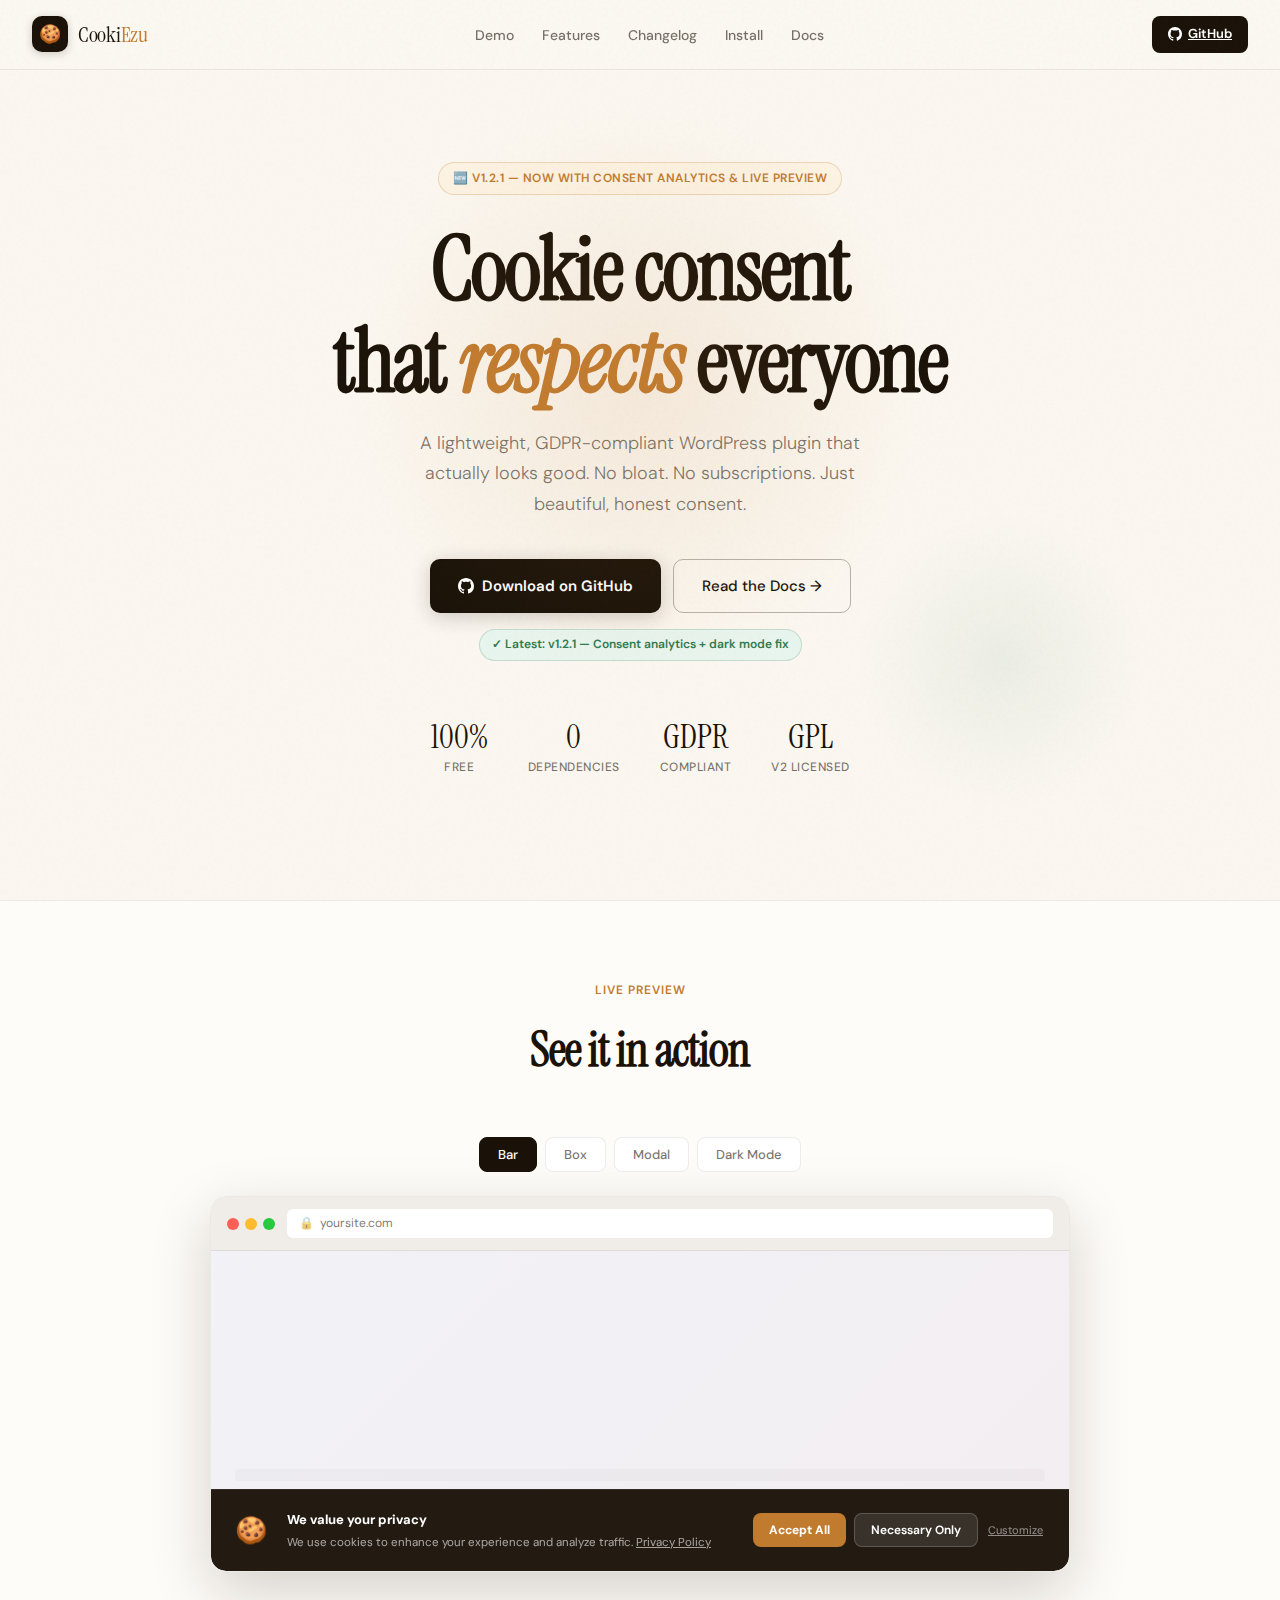
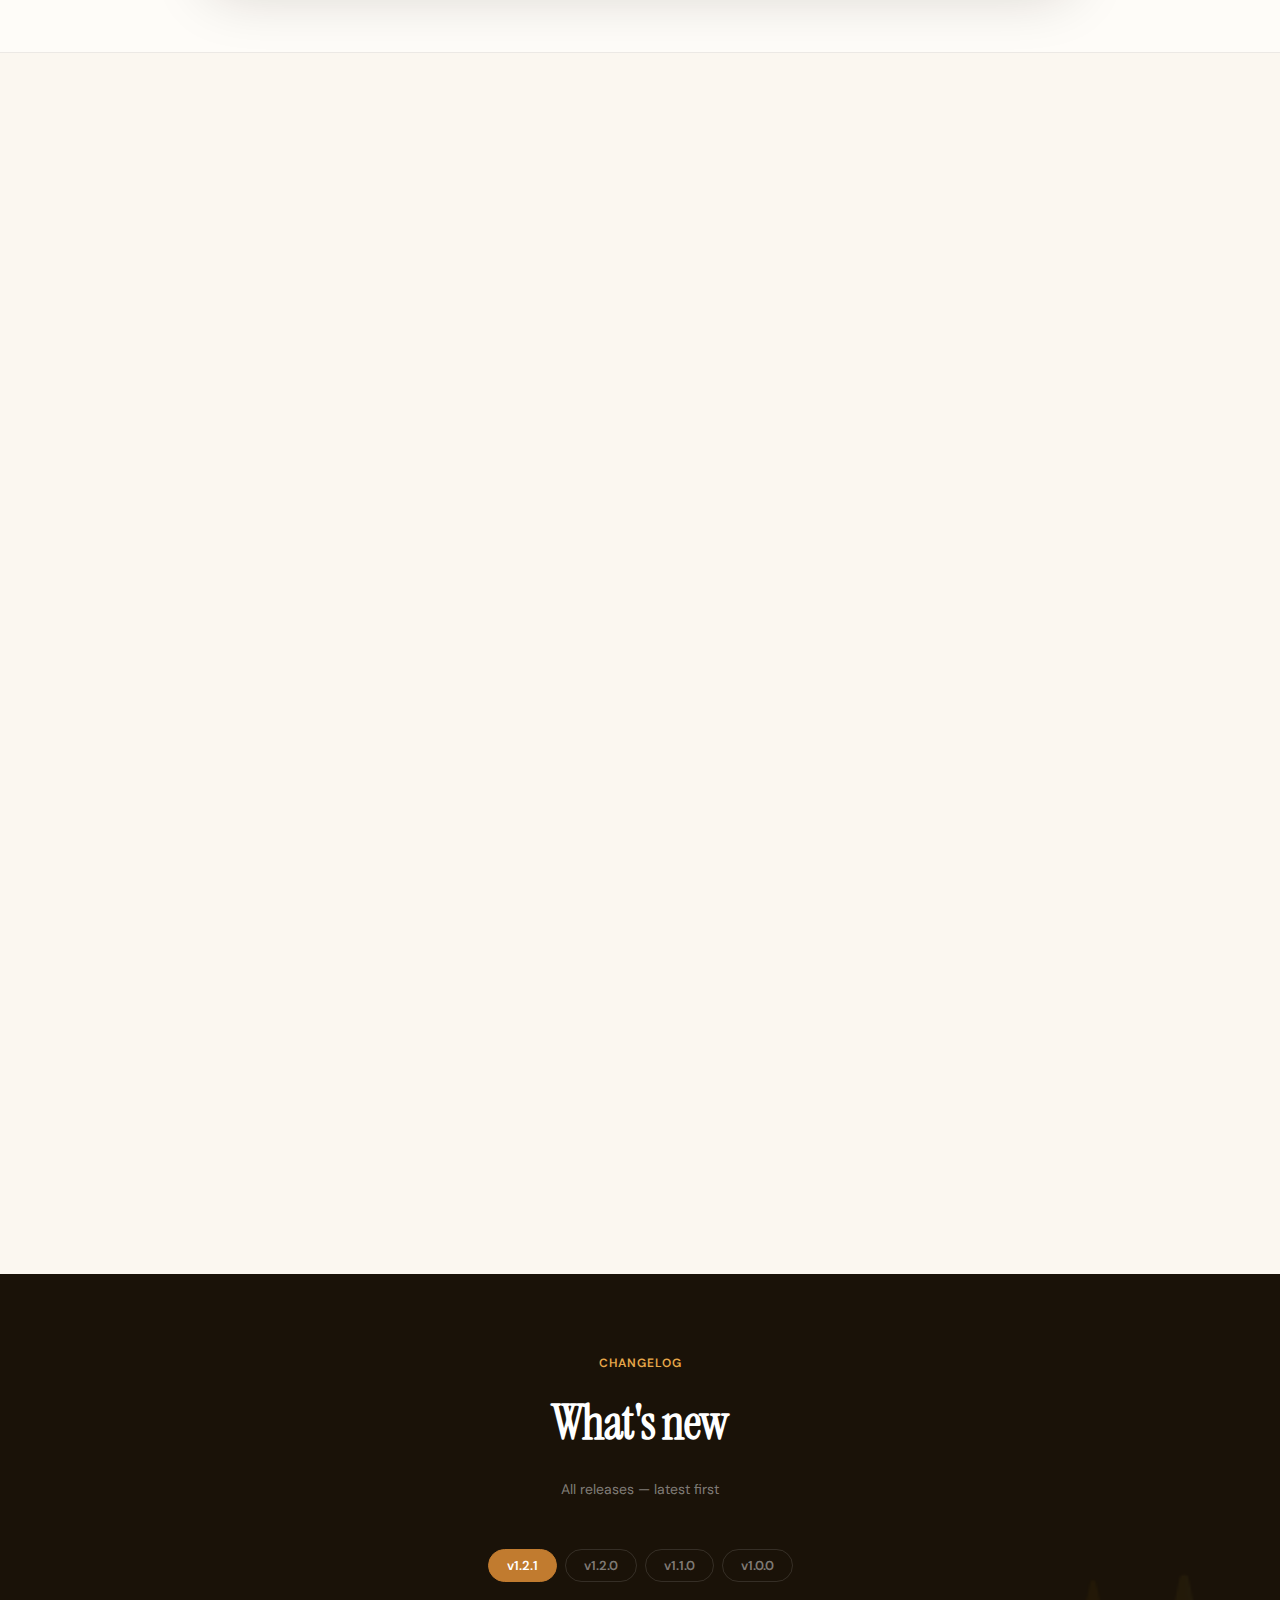
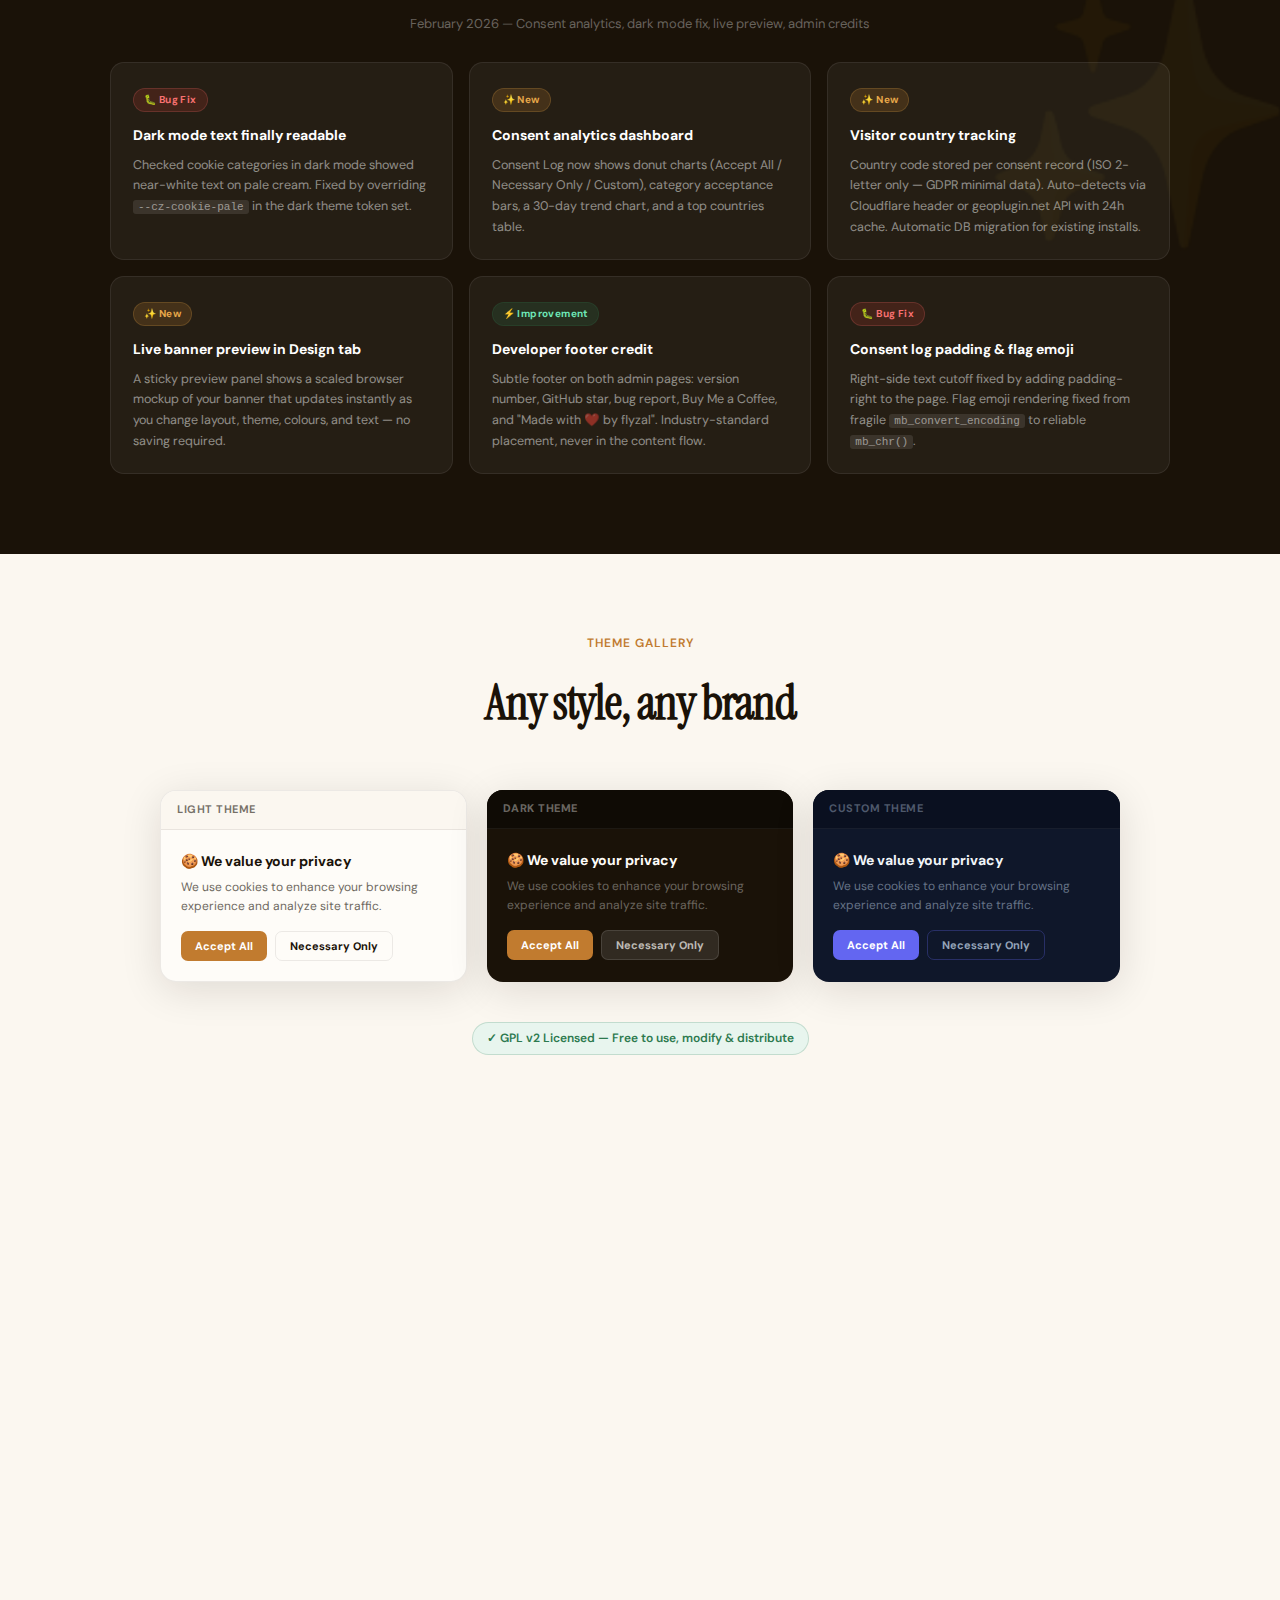
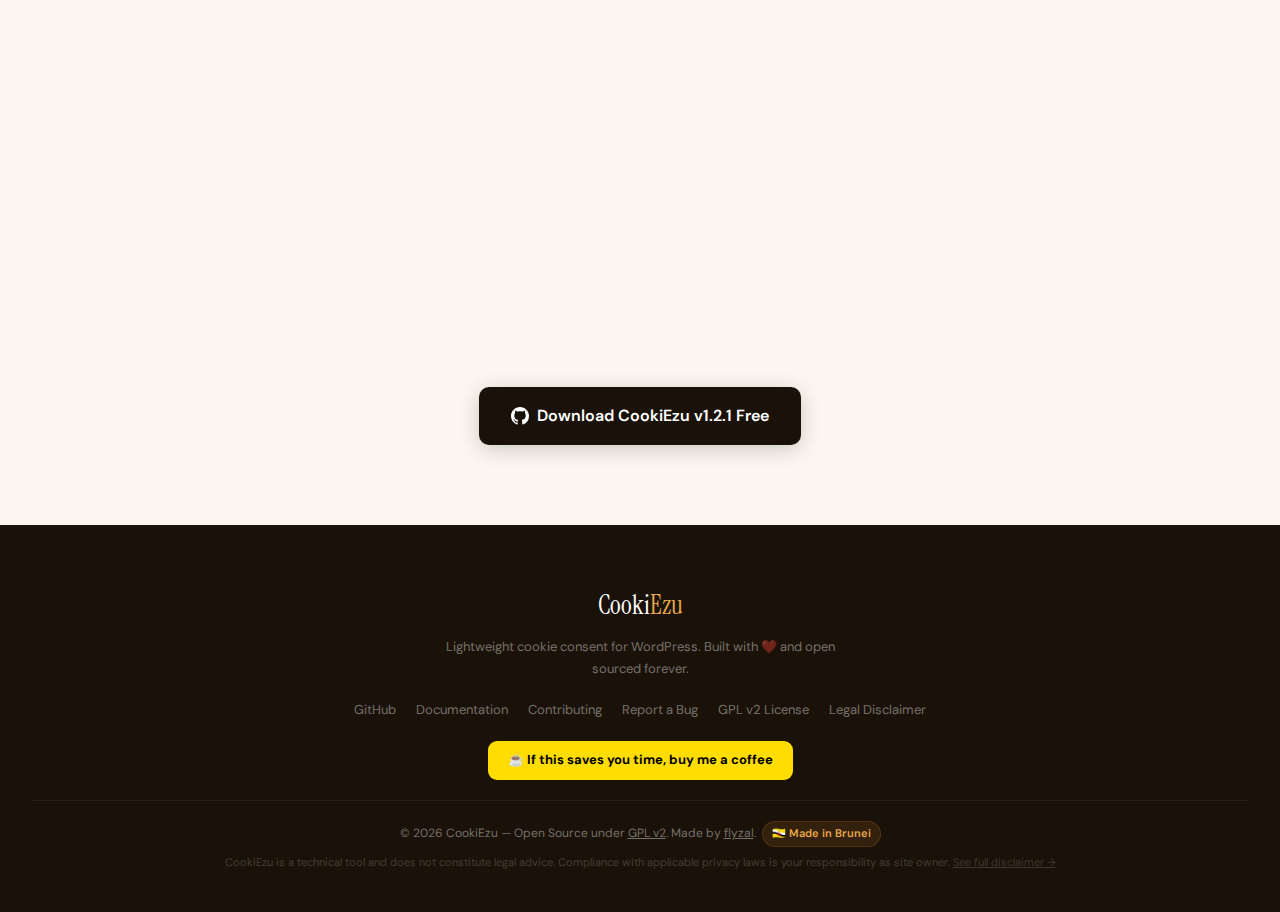
<file: index.html>
<!DOCTYPE html>
<html lang="en">
<head>
<meta charset="UTF-8">
<meta name="viewport" content="width=device-width, initial-scale=1.0">
<title>CookiEzu — Cookie Consent for WordPress</title>
<link rel="preconnect" href="https://fonts.googleapis.com">
<link href="https://fonts.googleapis.com/css2?family=Instrument+Serif:ital@0;1&family=DM+Sans:ital,opsz,wght@0,9..40,300;0,9..40,400;0,9..40,500;0,9..40,600;1,9..40,300&display=swap" rel="stylesheet">
<style>
*, *::before, *::after { box-sizing: border-box; margin: 0; padding: 0; }

:root {
  --cream: #FBF7F0;
  --warm-white: #FEFCF8;
  --ink: #1A1208;
  --ink-60: rgba(26,18,8,0.6);
  --ink-30: rgba(26,18,8,0.3);
  --ink-10: rgba(26,18,8,0.08);
  --cookie: #C17B2F;
  --cookie-light: #E8A84A;
  --cookie-pale: #FDF3E3;
  --green: #2D7A4F;
  --green-light: #E8F5EE;
  --blue: #2563EB;
  --blue-light: #EFF6FF;
  --shadow-soft: 0 2px 24px rgba(26,18,8,0.08);
  --shadow-med: 0 8px 40px rgba(26,18,8,0.12);
  --shadow-heavy: 0 20px 60px rgba(26,18,8,0.18);
}

html { scroll-behavior: smooth; }
body { font-family: 'DM Sans', sans-serif; background: var(--cream); color: var(--ink); overflow-x: hidden; line-height: 1.6; }

body::before {
  content: ''; position: fixed; inset: 0;
  background-image: url("data:image/svg+xml,%3Csvg viewBox='0 0 256 256' xmlns='http://www.w3.org/2000/svg'%3E%3Cfilter id='noise'%3E%3CfeTurbulence type='fractalNoise' baseFrequency='0.9' numOctaves='4' stitchTiles='stitch'/%3E%3C/filter%3E%3Crect width='100%25' height='100%25' filter='url(%23noise)' opacity='0.04'/%3E%3C/svg%3E");
  pointer-events: none; z-index: 9999; opacity: 0.5;
}

/* ── NAV ── */
nav {
  position: fixed; top: 0; left: 0; right: 0; z-index: 100;
  padding: 16px 32px;
  display: flex; align-items: center; justify-content: space-between;
  backdrop-filter: blur(12px);
  background: rgba(251,247,240,0.88);
  border-bottom: 1px solid var(--ink-10);
}
.nav-logo { display: flex; align-items: center; gap: 10px; text-decoration: none; }
.logo-icon { width: 36px; height: 36px; background: var(--ink); border-radius: 10px; display: flex; align-items: center; justify-content: center; font-size: 18px; flex-shrink: 0; box-shadow: 0 2px 8px rgba(26,18,8,0.2); }
.logo-text { font-family: 'Instrument Serif', serif; font-size: 22px; color: var(--ink); letter-spacing: -0.3px; }
.logo-text span { color: var(--cookie); }
.nav-links { display: flex; align-items: center; gap: 28px; list-style: none; }
.nav-links a { text-decoration: none; color: var(--ink-60); font-size: 14px; font-weight: 500; transition: color 0.2s; }
.nav-links a:hover { color: var(--ink); }
.btn-github { display: flex; align-items: center; gap: 6px; background: var(--ink); color: #fff !important; padding: 8px 16px; border-radius: 8px; font-size: 13px !important; font-weight: 600 !important; transition: transform 0.2s, box-shadow 0.2s !important; }
.btn-github:hover { transform: translateY(-1px); box-shadow: 0 4px 16px rgba(26,18,8,0.25) !important; }

/* ── HERO ── */
.hero { min-height: 100vh; display: flex; flex-direction: column; align-items: center; justify-content: center; padding: 120px 32px 80px; text-align: center; position: relative; overflow: hidden; }
.hero-bg-circle { position: absolute; border-radius: 50%; pointer-events: none; }
.hero-bg-circle:nth-child(1) { width: 600px; height: 600px; background: radial-gradient(circle, rgba(193,123,47,0.12) 0%, transparent 70%); top: 50%; left: 50%; transform: translate(-50%, -60%); }
.hero-bg-circle:nth-child(2) { width: 300px; height: 300px; background: radial-gradient(circle, rgba(45,122,79,0.08) 0%, transparent 70%); bottom: 10%; right: 10%; }
.hero-badge { display: inline-flex; align-items: center; gap: 6px; background: var(--cookie-pale); border: 1px solid rgba(193,123,47,0.25); color: var(--cookie); padding: 6px 14px; border-radius: 100px; font-size: 12px; font-weight: 600; letter-spacing: 0.5px; text-transform: uppercase; margin-bottom: 28px; animation: fadeUp 0.6s ease both; }
.hero h1 { font-family: 'Instrument Serif', serif; font-size: clamp(48px, 8vw, 88px); line-height: 1.05; letter-spacing: -2px; color: var(--ink); max-width: 800px; animation: fadeUp 0.6s 0.1s ease both; }
.hero h1 em { font-style: italic; color: var(--cookie); }
.hero-sub { font-size: 18px; color: var(--ink-60); max-width: 500px; margin: 20px auto 40px; font-weight: 300; line-height: 1.7; animation: fadeUp 0.6s 0.2s ease both; }
.hero-actions { display: flex; gap: 12px; flex-wrap: wrap; justify-content: center; animation: fadeUp 0.6s 0.3s ease both; }
.btn-primary { background: var(--ink); color: #fff; padding: 14px 28px; border-radius: 10px; font-size: 15px; font-weight: 600; text-decoration: none; border: none; cursor: pointer; transition: transform 0.2s, box-shadow 0.2s; display: inline-flex; align-items: center; gap: 8px; box-shadow: 0 4px 20px rgba(26,18,8,0.2); }
.btn-primary:hover { transform: translateY(-2px); box-shadow: 0 8px 30px rgba(26,18,8,0.25); }
.btn-secondary { background: transparent; color: var(--ink); padding: 14px 28px; border-radius: 10px; font-size: 15px; font-weight: 500; text-decoration: none; border: 1.5px solid var(--ink-30); cursor: pointer; transition: border-color 0.2s, background 0.2s; display: inline-flex; align-items: center; gap: 8px; }
.btn-secondary:hover { border-color: var(--ink); background: var(--ink-10); }
.version-badge { display: inline-flex; align-items: center; gap: 6px; background: var(--green-light); border: 1px solid rgba(45,122,79,0.2); color: var(--green); padding: 5px 12px; border-radius: 100px; font-size: 12px; font-weight: 600; margin-top: 16px; animation: fadeUp 0.6s 0.35s ease both; }
.hero-stats { display: flex; gap: 40px; margin-top: 60px; animation: fadeUp 0.6s 0.4s ease both; flex-wrap: wrap; justify-content: center; }
.stat { text-align: center; }
.stat-num { font-family: 'Instrument Serif', serif; font-size: 32px; color: var(--ink); display: block; line-height: 1; }
.stat-label { font-size: 12px; color: var(--ink-60); text-transform: uppercase; letter-spacing: 0.5px; font-weight: 500; margin-top: 4px; }
@keyframes fadeUp { from { opacity: 0; transform: translateY(20px); } to { opacity: 1; transform: translateY(0); } }

/* ── DEMO ── */
.demo-section { padding: 80px 32px; background: var(--warm-white); border-top: 1px solid var(--ink-10); border-bottom: 1px solid var(--ink-10); }
.section-label { text-align: center; font-size: 12px; font-weight: 600; text-transform: uppercase; letter-spacing: 1px; color: var(--cookie); margin-bottom: 12px; }
.section-title { text-align: center; font-family: 'Instrument Serif', serif; font-size: clamp(32px,5vw,48px); letter-spacing: -1px; color: var(--ink); margin-bottom: 48px; }
.browser-mockup { max-width: 860px; margin: 0 auto; border-radius: 16px; overflow: hidden; box-shadow: var(--shadow-heavy); border: 1px solid var(--ink-10); }
.browser-bar { background: #F0EDE8; padding: 12px 16px; display: flex; align-items: center; gap: 12px; border-bottom: 1px solid var(--ink-10); }
.browser-dots { display: flex; gap: 6px; }
.browser-dot { width: 12px; height: 12px; border-radius: 50%; }
.browser-dot:nth-child(1) { background: #FF5F57; }
.browser-dot:nth-child(2) { background: #FEBC2E; }
.browser-dot:nth-child(3) { background: #28C840; }
.browser-url { flex: 1; background: #fff; border-radius: 6px; padding: 5px 12px; font-size: 12px; color: var(--ink-60); display: flex; align-items: center; gap: 6px; }
.browser-body { background: linear-gradient(135deg, #667eea15 0%, #764ba215 100%); min-height: 320px; position: relative; display: flex; align-items: flex-end; padding: 24px; overflow: hidden; }
.browser-body-content { width: 100%; display: flex; flex-direction: column; gap: 10px; opacity: 0.3; }
.fake-text-line { height: 12px; background: var(--ink-10); border-radius: 4px; }
.fake-text-line:nth-child(2) { width: 80%; }
.fake-text-line:nth-child(3) { width: 60%; }
.layout-switcher { display: flex; justify-content: center; gap: 8px; margin-bottom: 24px; flex-wrap: wrap; }
.layout-btn { padding: 8px 18px; border-radius: 8px; border: 1.5px solid var(--ink-10); background: #fff; font-size: 13px; font-weight: 500; cursor: pointer; color: var(--ink-60); font-family: 'DM Sans', sans-serif; transition: all 0.2s; }
.layout-btn.active { background: var(--ink); color: #fff; border-color: var(--ink); }
.layout-btn:hover:not(.active) { border-color: var(--ink-30); color: var(--ink); }

/* ── FEATURES ── */
.features-section { padding: 100px 32px; max-width: 1100px; margin: 0 auto; }
.features-grid { display: grid; grid-template-columns: repeat(auto-fit, minmax(300px,1fr)); gap: 24px; }
.feature-card { background: var(--warm-white); border: 1px solid var(--ink-10); border-radius: 16px; padding: 28px; transition: transform 0.2s, box-shadow 0.2s; position: relative; overflow: hidden; }
.feature-card::before { content: ''; position: absolute; top: 0; left: 0; right: 0; height: 2px; background: linear-gradient(90deg, var(--cookie), var(--cookie-light)); opacity: 0; transition: opacity 0.2s; }
.feature-card:hover { transform: translateY(-4px); box-shadow: var(--shadow-med); }
.feature-card:hover::before { opacity: 1; }
.feature-icon { width: 44px; height: 44px; border-radius: 12px; display: flex; align-items: center; justify-content: center; font-size: 20px; margin-bottom: 16px; }
.feature-icon.orange { background: var(--cookie-pale); }
.feature-icon.green  { background: var(--green-light); }
.feature-icon.blue   { background: #EEF2FF; }
.feature-icon.purple { background: #F5F3FF; }
.feature-icon.red    { background: #FEF2F2; }
.feature-icon.teal   { background: #F0FDFA; }
.feature-icon.sky    { background: #E0F2FE; }
.feature-icon.amber  { background: #FFFBEB; }
.feature-title { font-size: 16px; font-weight: 600; margin-bottom: 8px; color: var(--ink); }
.feature-desc { font-size: 14px; color: var(--ink-60); line-height: 1.7; }

/* ── WHAT'S NEW ── */
.whats-new-section { padding: 80px 32px; background: var(--ink); position: relative; overflow: hidden; }
.whats-new-section::before { content: '✨'; position: absolute; right: -20px; top: 50%; transform: translateY(-50%); font-size: 260px; opacity: 0.04; pointer-events: none; }
.whats-new-section .section-label { color: var(--cookie-light); }
.whats-new-section .section-title { color: #fff; }
.whats-new-subtitle { text-align: center; color: rgba(255,255,255,0.45); font-size: 14px; margin-top: -32px; margin-bottom: 48px; }
.changelog-grid { display: grid; grid-template-columns: repeat(auto-fit, minmax(280px,1fr)); gap: 16px; max-width: 1060px; margin: 0 auto; }
.changelog-card { background: rgba(255,255,255,0.05); border: 1px solid rgba(255,255,255,0.08); border-radius: 14px; padding: 22px; transition: background 0.2s; }
.changelog-card:hover { background: rgba(255,255,255,0.08); }
.changelog-tag { display: inline-flex; align-items: center; gap: 4px; padding: 3px 10px; border-radius: 100px; font-size: 10px; font-weight: 700; letter-spacing: 0.4px; margin-bottom: 12px; }
.tag-fix  { background: rgba(192,57,43,0.2); color: #f87171; border: 1px solid rgba(248,113,113,0.2); }
.tag-new  { background: rgba(193,123,47,0.2); color: var(--cookie-light); border: 1px solid rgba(232,168,74,0.2); }
.tag-improvement { background: rgba(45,122,79,0.2); color: #6ee7b7; border: 1px solid rgba(45,122,79,0.2); }
.tag-accessibility { background: rgba(37,99,235,0.2); color: #93c5fd; border: 1px solid rgba(37,99,235,0.2); }
.changelog-title { font-size: 14px; font-weight: 700; color: #fff; margin-bottom: 8px; }
.changelog-desc { font-size: 12.5px; color: rgba(255,255,255,0.5); line-height: 1.65; }

/* Version tabs */
.version-tabs { display: flex; justify-content: center; gap: 8px; margin-bottom: 32px; flex-wrap: wrap; }
.version-tab { padding: 7px 18px; border-radius: 100px; border: 1.5px solid rgba(255,255,255,0.12); background: transparent; font-size: 13px; font-weight: 600; cursor: pointer; color: rgba(255,255,255,0.45); font-family: 'DM Sans', sans-serif; transition: all 0.2s; }
.version-tab.active { background: var(--cookie); color: #fff; border-color: var(--cookie); }
.version-tab:hover:not(.active) { border-color: rgba(255,255,255,0.3); color: rgba(255,255,255,0.8); }
.changelog-version { display: none; }
.changelog-version.active { display: block; }

/* ── THEME SHOWCASE ── */
.preview-section { padding: 80px 32px; }
.gpl-badge { display: inline-flex; align-items: center; gap: 6px; background: var(--green-light); color: var(--green); border: 1px solid rgba(45,122,79,0.2); padding: 6px 14px; border-radius: 100px; font-size: 12px; font-weight: 600; }
.theme-cards { display: grid; grid-template-columns: repeat(auto-fit, minmax(280px,1fr)); gap: 20px; max-width: 960px; margin: 0 auto 40px; }
.theme-card { border-radius: 16px; overflow: hidden; box-shadow: var(--shadow-med); }
.theme-card-header { padding: 10px 16px; font-size: 11px; font-weight: 700; letter-spacing: 0.5px; text-transform: uppercase; }
.theme-card-body { padding: 20px; }
.theme-card-title { font-weight: 700; font-size: 14px; margin-bottom: 6px; }
.theme-card-msg { font-size: 12px; line-height: 1.6; margin-bottom: 14px; opacity: 0.65; }
.theme-card-btns { display: flex; gap: 8px; }
.theme-card-btn { padding: 7px 14px; border-radius: 7px; font-size: 11px; font-weight: 700; cursor: pointer; border: none; font-family: 'DM Sans', sans-serif; }
.theme-light { background: var(--warm-white); border: 1.5px solid var(--ink-10); }
.theme-light .theme-card-header { background: var(--cream); color: var(--ink-60); border-bottom: 1px solid var(--ink-10); }
.theme-light .theme-card-title { color: var(--ink); }
.btn-accept-l { background: var(--cookie); color: #fff; }
.btn-nec-l { background: transparent; color: var(--ink); border: 1.5px solid var(--ink-10) !important; }
.theme-dark-card { background: #1A1208; }
.theme-dark-card .theme-card-header { background: #0F0B05; color: rgba(254,252,248,0.4); border-bottom: 1px solid rgba(255,255,255,0.06); }
.theme-dark-card .theme-card-title { color: #FEFCF8; }
.theme-dark-card .theme-card-msg { color: rgba(254,252,248,0.55) !important; }
.btn-accept-d { background: var(--cookie); color: #fff; }
.btn-nec-d { background: rgba(255,255,255,0.1); color: rgba(254,252,248,0.7); border: 1px solid rgba(255,255,255,0.12) !important; }
.theme-custom-card { background: #0F172A; }
.theme-custom-card .theme-card-header { background: #0A1020; color: rgba(148,163,184,0.6); border-bottom: 1px solid rgba(255,255,255,0.06); }
.btn-accept-c { background: #6366F1; color: #fff; }
.btn-nec-c { background: transparent; color: #94A3B8; }

/* ── INSTALL ── */
.howto-section { padding: 80px 32px; max-width: 820px; margin: 0 auto; }
.steps { display: flex; flex-direction: column; gap: 0; }
.step { display: flex; gap: 24px; padding: 24px 0; border-bottom: 1px solid var(--ink-10); }
.step:last-child { border-bottom: none; }
.step-num { width: 36px; height: 36px; flex-shrink: 0; background: var(--ink); color: #fff; border-radius: 50%; display: flex; align-items: center; justify-content: center; font-size: 13px; font-weight: 700; margin-top: 2px; font-family: 'Instrument Serif', serif; }
.step-content { flex: 1; }
.step-title { font-size: 16px; font-weight: 700; color: var(--ink); margin-bottom: 6px; }
.step-desc { font-size: 14px; color: var(--ink-60); line-height: 1.7; }
.step-code { display: inline-block; background: var(--ink); color: var(--cookie-light); padding: 4px 10px; border-radius: 6px; font-size: 12px; font-family: monospace; margin-top: 8px; }

/* ── REVEAL ── */
.reveal { opacity: 0; transform: translateY(24px); transition: opacity 0.6s ease, transform 0.6s ease; }
.reveal.visible { opacity: 1; transform: translateY(0); }

/* ── FOOTER ── */
footer { background: var(--ink); color: rgba(255,255,255,0.4); text-align: center; padding: 60px 32px 40px; }
.footer-logo { font-family: 'Instrument Serif', serif; font-size: 26px; color: #fff; display: block; margin-bottom: 10px; }
.footer-logo span { color: var(--cookie-light); }
footer p { font-size: 13px; margin-bottom: 20px; max-width: 400px; margin-left: auto; margin-right: auto; line-height: 1.7; }
.footer-links { display: flex; gap: 20px; justify-content: center; flex-wrap: wrap; margin-bottom: 20px; }
.footer-links a { color: rgba(255,255,255,0.4); text-decoration: none; font-size: 13px; transition: color 0.2s; }
.footer-links a:hover { color: #fff; }
.footer-copy { font-size: 12px; border-top: 1px solid rgba(255,255,255,0.06); padding-top: 20px; margin-top: 20px; line-height: 1.8; }

@media (max-width: 768px) {
  nav { padding: 14px 20px; }
  .nav-links { display: none; }
  .hero { padding: 100px 20px 60px; }
  .demo-section, .features-section, .howto-section, .whats-new-section, .preview-section { padding: 60px 20px; }
  .hero-stats { gap: 24px; }
}
</style>
</head>
<body>

<!-- NAV -->
<nav>
  <a href="index.html" class="nav-logo">
    <div class="logo-icon">🍪</div>
    <span class="logo-text">Cooki<span>Ezu</span></span>
  </a>
  <ul class="nav-links">
    <li><a href="#demo">Demo</a></li>
    <li><a href="#features">Features</a></li>
    <li><a href="#whats-new">Changelog</a></li>
    <li><a href="#install">Install</a></li>
    <li><a href="docs.html">Docs</a></li>
  </ul>
  <a href="https://github.com/flyzal/CookiEzu" class="btn-github" target="_blank">
    <svg width="14" height="14" viewBox="0 0 24 24" fill="currentColor"><path d="M12 0C5.37 0 0 5.37 0 12c0 5.31 3.435 9.795 8.205 11.385.6.105.825-.255.825-.57 0-.285-.015-1.23-.015-2.235-3.015.555-3.795-.735-4.035-1.41-.135-.345-.72-1.41-1.23-1.695-.42-.225-1.02-.78-.015-.795.945-.015 1.62.87 1.845 1.23 1.08 1.815 2.805 1.305 3.495.99.105-.78.42-1.305.765-1.605-2.67-.3-5.46-1.335-5.46-5.925 0-1.305.465-2.385 1.23-3.225-.12-.3-.54-1.53.12-3.18 0 0 1.005-.315 3.3 1.23.96-.27 1.98-.405 3-.405s2.04.135 3 .405c2.295-1.56 3.3-1.23 3.3-1.23.66 1.65.24 2.88.12 3.18.765.84 1.23 1.905 1.23 3.225 0 4.605-2.805 5.625-5.475 5.925.435.375.81 1.095.81 2.22 0 1.605-.015 2.895-.015 3.3 0 .315.225.69.825.57A12.02 12.02 0 0024 12c0-6.63-5.37-12-12-12z"/></svg>
    GitHub
  </a>
</nav>

<!-- HERO -->
<section class="hero">
  <div class="hero-bg-circle"></div>
  <div class="hero-bg-circle"></div>
  <div class="hero-badge">🆕 v1.2.1 — Now with consent analytics & live preview</div>
  <h1>Cookie consent<br>that <em>respects</em> everyone</h1>
  <p class="hero-sub">A lightweight, GDPR-compliant WordPress plugin that actually looks good. No bloat. No subscriptions. Just beautiful, honest consent.</p>
  <div class="hero-actions">
    <a href="https://github.com/flyzal/CookiEzu" class="btn-primary" target="_blank">
      <svg width="16" height="16" viewBox="0 0 24 24" fill="currentColor"><path d="M12 0C5.37 0 0 5.37 0 12c0 5.31 3.435 9.795 8.205 11.385.6.105.825-.255.825-.57 0-.285-.015-1.23-.015-2.235-3.015.555-3.795-.735-4.035-1.41-.135-.345-.72-1.41-1.23-1.695-.42-.225-1.02-.78-.015-.795.945-.015 1.62.87 1.845 1.23 1.08 1.815 2.805 1.305 3.495.99.105-.78.42-1.305.765-1.605-2.67-.3-5.46-1.335-5.46-5.925 0-1.305.465-2.385 1.23-3.225-.12-.3-.54-1.53.12-3.18 0 0 1.005-.315 3.3 1.23.96-.27 1.98-.405 3-.405s2.04.135 3 .405c2.295-1.56 3.3-1.23 3.3-1.23.66 1.65.24 2.88.12 3.18.765.84 1.23 1.905 1.23 3.225 0 4.605-2.805 5.625-5.475 5.925.435.375.81 1.095.81 2.22 0 1.605-.015 2.895-.015 3.3 0 .315.225.69.825.57A12.02 12.02 0 0024 12c0-6.63-5.37-12-12-12z"/></svg>
      Download on GitHub
    </a>
    <a href="docs.html" class="btn-secondary">Read the Docs →</a>
  </div>
  <div class="version-badge">✓ Latest: v1.2.1 — Consent analytics + dark mode fix</div>
  <div class="hero-stats">
    <div class="stat"><span class="stat-num">100%</span><span class="stat-label">Free</span></div>
    <div class="stat"><span class="stat-num">0</span><span class="stat-label">Dependencies</span></div>
    <div class="stat"><span class="stat-num">GDPR</span><span class="stat-label">Compliant</span></div>
    <div class="stat"><span class="stat-num">GPL</span><span class="stat-label">v2 Licensed</span></div>
  </div>
</section>

<!-- DEMO -->
<section class="demo-section" id="demo">
  <p class="section-label">Live Preview</p>
  <h2 class="section-title">See it in action</h2>
  <div class="layout-switcher">
    <button class="layout-btn active" onclick="switchLayout('bar',this)">Bar</button>
    <button class="layout-btn" onclick="switchLayout('box',this)">Box</button>
    <button class="layout-btn" onclick="switchLayout('modal',this)">Modal</button>
    <button class="layout-btn" onclick="switchLayout('dark',this)">Dark Mode</button>
  </div>
  <div class="browser-mockup">
    <div class="browser-bar">
      <div class="browser-dots"><div class="browser-dot"></div><div class="browser-dot"></div><div class="browser-dot"></div></div>
      <div class="browser-url">🔒 <span>yoursite.com</span></div>
    </div>
    <div class="browser-body" id="browserBody">
      <div class="browser-body-content">
        <div class="fake-text-line"></div>
        <div class="fake-text-line"></div>
        <div class="fake-text-line"></div>
        <div class="fake-text-line" style="width:40%"></div>
      </div>
      <!-- Bar -->
      <div id="layout-bar" style="position:absolute;bottom:0;left:0;right:0;background:rgba(26,18,8,0.96);backdrop-filter:blur(20px);color:#fff;padding:20px 24px;display:flex;align-items:center;gap:20px;flex-wrap:wrap;border-top:1px solid rgba(255,255,255,0.08);animation:slideUp 0.5s 0.8s ease both;">
        <div style="font-size:26px;">🍪</div>
        <div style="flex:1;min-width:180px;"><div style="font-weight:700;font-size:13px;margin-bottom:3px;">We value your privacy</div><div style="font-size:11.5px;opacity:0.6;line-height:1.5;">We use cookies to enhance your experience and analyze traffic. <u style="cursor:pointer;">Privacy Policy</u></div></div>
        <div style="display:flex;gap:8px;flex-wrap:wrap;">
          <button style="background:#C17B2F;color:#fff;border:none;border-radius:8px;padding:8px 16px;font-size:12px;font-weight:700;cursor:pointer;font-family:'DM Sans',sans-serif;">Accept All</button>
          <button style="background:rgba(255,255,255,0.1);color:#fff;border:1px solid rgba(255,255,255,0.18);border-radius:8px;padding:8px 16px;font-size:12px;font-weight:600;cursor:pointer;font-family:'DM Sans',sans-serif;">Necessary Only</button>
          <button style="background:none;border:none;color:rgba(255,255,255,0.5);font-size:11px;cursor:pointer;text-decoration:underline;font-family:'DM Sans',sans-serif;padding:6px 2px;">Customize</button>
        </div>
      </div>
      <!-- Box -->
      <div id="layout-box" style="display:none;position:absolute;bottom:20px;right:20px;width:290px;background:#FEFCF8;border-radius:18px;padding:22px;box-shadow:0 20px 60px rgba(0,0,0,0.22);border:1px solid rgba(26,18,8,0.08);overflow:hidden;">
        <div style="position:absolute;top:0;left:0;right:0;height:3px;background:linear-gradient(90deg,#C17B2F,#E8A84A)"></div>
        <div style="font-size:22px;margin-bottom:10px;">🍪</div>
        <div style="font-weight:700;font-size:14px;color:#1A1208;margin-bottom:6px;">We value your privacy</div>
        <div style="font-size:12px;color:rgba(26,18,8,0.55);line-height:1.6;margin-bottom:16px;">We use cookies to enhance your experience and analyze traffic.</div>
        <div style="display:flex;flex-direction:column;gap:7px;">
          <button style="background:#C17B2F;color:#fff;border:none;border-radius:9px;padding:10px;font-size:12px;font-weight:700;cursor:pointer;font-family:'DM Sans',sans-serif;">Accept All Cookies</button>
          <button style="background:transparent;color:#1A1208;border:1.5px solid rgba(26,18,8,0.12);border-radius:9px;padding:10px;font-size:12px;font-weight:600;cursor:pointer;font-family:'DM Sans',sans-serif;">Necessary Only</button>
          <button style="background:none;border:none;color:rgba(26,18,8,0.4);font-size:11px;cursor:pointer;text-decoration:underline;font-family:'DM Sans',sans-serif;padding:3px;">Manage Preferences</button>
        </div>
      </div>
      <!-- Modal -->
      <div id="layout-modal" style="display:none;position:absolute;inset:0;background:rgba(26,18,8,0.58);backdrop-filter:blur(4px);align-items:center;justify-content:center;">
        <div style="background:#FEFCF8;border-radius:20px;padding:32px;max-width:400px;width:90%;box-shadow:0 24px 64px rgba(0,0,0,0.3);position:relative;overflow:hidden;">
          <div style="position:absolute;top:0;left:0;right:0;height:3px;background:linear-gradient(90deg,#C17B2F,#E8A84A)"></div>
          <div style="font-size:22px;margin-bottom:12px;">🍪</div>
          <div style="font-weight:700;font-size:16px;color:#1A1208;margin-bottom:8px;">We value your privacy</div>
          <div style="font-size:13px;color:rgba(26,18,8,0.6);line-height:1.65;margin-bottom:20px;">We use cookies to enhance your browsing experience, serve personalized content, and analyze our traffic. Press <kbd style="background:#f0ece4;border:1px solid #d0c8bc;border-radius:3px;padding:1px 5px;font-size:11px;">Esc</kbd> to decline.</div>
          <div style="display:flex;flex-direction:column;gap:8px;">
            <button style="background:#C17B2F;color:#fff;border:none;border-radius:10px;padding:12px;font-size:13px;font-weight:700;cursor:pointer;font-family:'DM Sans',sans-serif;width:100%;">Accept All</button>
            <button style="background:transparent;color:#1A1208;border:1.5px solid rgba(26,18,8,0.15);border-radius:10px;padding:12px;font-size:13px;font-weight:600;cursor:pointer;font-family:'DM Sans',sans-serif;width:100%;">Necessary Only</button>
            <button style="background:none;border:none;color:rgba(26,18,8,0.45);font-size:12px;cursor:pointer;text-decoration:underline;font-family:'DM Sans',sans-serif;padding:4px;">Customize Preferences</button>
          </div>
        </div>
      </div>
      <!-- Dark bar -->
      <div id="layout-dark" style="display:none;position:absolute;bottom:0;left:0;right:0;background:#1A1208;border-top:2px solid rgba(193,123,47,0.4);padding:18px 24px;align-items:center;gap:16px;flex-wrap:wrap;">
        <div style="font-size:24px;">🍪</div>
        <div style="flex:1;min-width:180px;">
          <div style="font-weight:700;font-size:13px;color:#FEFCF8;margin-bottom:3px;">We value your privacy</div>
          <div style="font-size:11px;color:rgba(254,252,248,0.55);line-height:1.5;">This site uses cookies to improve your experience.</div>
        </div>
        <div style="display:flex;gap:8px;">
          <button style="background:#C17B2F;color:#fff;border:none;border-radius:8px;padding:8px 16px;font-size:12px;font-weight:700;cursor:pointer;font-family:'DM Sans',sans-serif;">Accept All</button>
          <button style="background:rgba(254,252,248,0.08);color:rgba(254,252,248,0.7);border:1.5px solid rgba(254,252,248,0.12);border-radius:8px;padding:8px 16px;font-size:12px;font-weight:600;cursor:pointer;font-family:'DM Sans',sans-serif;">Necessary Only</button>
        </div>
      </div>
    </div>
  </div>
</section>
<style>@keyframes slideUp { from { transform: translateY(100%); } to { transform: translateY(0); } }</style>

<!-- FEATURES -->
<section class="features-section" id="features">
  <p class="section-label reveal">Everything you need</p>
  <h2 class="section-title reveal">Packed with features,<br>light on your site</h2>
  <div class="features-grid">
    <div class="feature-card reveal"><div class="feature-icon orange">🎨</div><div class="feature-title">3 Layouts × 4 Positions</div><div class="feature-desc">Bar, Box, or Modal — placed at top, bottom, bottom-left, or bottom-right. Every combination polished out of the box.</div></div>
    <div class="feature-card reveal"><div class="feature-icon green">✅</div><div class="feature-title">GDPR & PDPA Compliant</div><div class="feature-desc">Granular cookie categories, consent audit log, configurable expiry, and legal disclaimer. Built for compliance from day one.</div></div>
    <div class="feature-card reveal"><div class="feature-icon blue">📊</div><div class="feature-title">Consent Analytics Dashboard</div><div class="feature-desc">Visual metrics in the admin: donut charts, category acceptance bars, 30-day trend chart, and visitor country breakdown.</div></div>
    <div class="feature-card reveal"><div class="feature-icon purple">🌗</div><div class="feature-title">Light, Dark & Custom Themes</div><div class="feature-desc">Three built-in themes plus full custom colour control. Dark mode fixed in v1.2.1 — all text readable on checked categories.</div></div>
    <div class="feature-card reveal"><div class="feature-icon sky">👁️</div><div class="feature-title">Live Design Preview</div><div class="feature-desc">See your banner update in real time as you change layout, theme, colours, and text — right inside the WordPress admin.</div></div>
    <div class="feature-card reveal"><div class="feature-icon teal">♿</div><div class="feature-title">WCAG 2.1 AA Accessible</div><div class="feature-desc">Modal focus trap, Escape key dismiss, focus return after consent, aria-labelledby on the dialog, and keyboard focus rings.</div></div>
    <div class="feature-card reveal"><div class="feature-icon amber">🔧</div><div class="feature-title">Test Mode for Admins</div><div class="feature-desc">Preview banner changes without clearing cookies. A 🔧 badge shows only to logged-in admins — visitors see nothing different.</div></div>
    <div class="feature-card reveal"><div class="feature-icon orange">🔗</div><div class="feature-title">GA4 & GTM Integration</div><div class="feature-desc">Auto-loads GA4 with Consent Mode v2. Pushes consent events to GTM's dataLayer for tag-level control.</div></div>
    <div class="feature-card reveal"><div class="feature-icon red">🔓</div><div class="feature-title">Truly Open Source</div><div class="feature-desc">GPL v2 licensed. Fork it, modify it, ship it. No premium tiers, no feature gates, no subscriptions. Free forever.</div></div>
  </div>
</section>

<!-- CHANGELOG -->
<section class="whats-new-section" id="whats-new">
  <p class="section-label">Changelog</p>
  <h2 class="section-title">What's new</h2>
  <p class="whats-new-subtitle">All releases — latest first</p>

  <div class="version-tabs">
    <button class="version-tab active" onclick="switchVersion('v121',this)">v1.2.1</button>
    <button class="version-tab" onclick="switchVersion('v120',this)">v1.2.0</button>
    <button class="version-tab" onclick="switchVersion('v110',this)">v1.1.0</button>
    <button class="version-tab" onclick="switchVersion('v100',this)">v1.0.0</button>
  </div>

  <!-- v1.2.1 -->
  <div class="changelog-version active" id="cv-v121">
    <p style="text-align:center;color:rgba(255,255,255,0.35);font-size:13px;margin-bottom:28px;">February 2026 — Consent analytics, dark mode fix, live preview, admin credits</p>
    <div class="changelog-grid">
      <div class="changelog-card"><div class="changelog-tag tag-fix">🐛 Bug Fix</div><div class="changelog-title">Dark mode text finally readable</div><div class="changelog-desc">Checked cookie categories in dark mode showed near-white text on pale cream. Fixed by overriding <code style="background:rgba(255,255,255,0.1);padding:1px 5px;border-radius:3px;font-size:11px;">--cz-cookie-pale</code> in the dark theme token set.</div></div>
      <div class="changelog-card"><div class="changelog-tag tag-new">✨ New</div><div class="changelog-title">Consent analytics dashboard</div><div class="changelog-desc">Consent Log now shows donut charts (Accept All / Necessary Only / Custom), category acceptance bars, a 30-day trend chart, and a top countries table.</div></div>
      <div class="changelog-card"><div class="changelog-tag tag-new">✨ New</div><div class="changelog-title">Visitor country tracking</div><div class="changelog-desc">Country code stored per consent record (ISO 2-letter only — GDPR minimal data). Auto-detects via Cloudflare header or geoplugin.net API with 24h cache. Automatic DB migration for existing installs.</div></div>
      <div class="changelog-card"><div class="changelog-tag tag-new">✨ New</div><div class="changelog-title">Live banner preview in Design tab</div><div class="changelog-desc">A sticky preview panel shows a scaled browser mockup of your banner that updates instantly as you change layout, theme, colours, and text — no saving required.</div></div>
      <div class="changelog-card"><div class="changelog-tag tag-improvement">⚡ Improvement</div><div class="changelog-title">Developer footer credit</div><div class="changelog-desc">Subtle footer on both admin pages: version number, GitHub star, bug report, Buy Me a Coffee, and "Made with ❤️ by flyzal". Industry-standard placement, never in the content flow.</div></div>
      <div class="changelog-card"><div class="changelog-tag tag-fix">🐛 Bug Fix</div><div class="changelog-title">Consent log padding & flag emoji</div><div class="changelog-desc">Right-side text cutoff fixed by adding padding-right to the page. Flag emoji rendering fixed from fragile <code style="background:rgba(255,255,255,0.1);padding:1px 5px;border-radius:3px;font-size:11px;">mb_convert_encoding</code> to reliable <code style="background:rgba(255,255,255,0.1);padding:1px 5px;border-radius:3px;font-size:11px;">mb_chr()</code>.</div></div>
    </div>
  </div>

  <!-- v1.2.0 -->
  <div class="changelog-version" id="cv-v120">
    <p style="text-align:center;color:rgba(255,255,255,0.35);font-size:13px;margin-bottom:28px;">February 2026 — Polish & Accessibility release</p>
    <div class="changelog-grid">
      <div class="changelog-card"><div class="changelog-tag tag-accessibility">♿ Accessibility</div><div class="changelog-title">Modal focus trap</div><div class="changelog-desc">Keyboard users can no longer Tab past the modal overlay onto page content. Tab/Shift+Tab wraps within visible banner elements (WCAG 2.1).</div></div>
      <div class="changelog-card"><div class="changelog-tag tag-accessibility">♿ Accessibility</div><div class="changelog-title">Escape key closes banner</div><div class="changelog-desc">Pressing Esc dismisses the banner with Necessary Only — the standard WCAG dialog pattern. Configurable via Advanced settings.</div></div>
      <div class="changelog-card"><div class="changelog-tag tag-accessibility">♿ Accessibility</div><div class="changelog-title">Focus returns after dismissal</div><div class="changelog-desc">After accepting, focus moves to the 🍪 re-open button — where WCAG 2.4.3 focus order spec says it should go.</div></div>
      <div class="changelog-card"><div class="changelog-tag tag-accessibility">♿ Accessibility</div><div class="changelog-title">Proper ARIA on dialog</div><div class="changelog-desc">Banner now uses <code style="background:rgba(255,255,255,0.1);padding:1px 5px;border-radius:3px;font-size:11px;">aria-labelledby</code> and <code style="background:rgba(255,255,255,0.1);padding:1px 5px;border-radius:3px;font-size:11px;">aria-describedby</code> pointing at real content. Screen readers announce actual title text.</div></div>
      <div class="changelog-card"><div class="changelog-tag tag-improvement">⚡ Improvement</div><div class="changelog-title">No-flicker banner init</div><div class="changelog-desc">Banner starts <code style="background:rgba(255,255,255,0.1);padding:1px 5px;border-radius:3px;font-size:11px;">visibility:hidden</code> in CSS so returning visitors never see a flash before JS hides it.</div></div>
      <div class="changelog-card"><div class="changelog-tag tag-new">✨ New</div><div class="changelog-title">Test Mode + re-open position</div><div class="changelog-desc">Admins can force the banner visible without clearing cookies (with a 🔧 badge). Re-open button position now configurable: bottom-left or bottom-right.</div></div>
    </div>
  </div>

  <!-- v1.1.0 -->
  <div class="changelog-version" id="cv-v110">
    <p style="text-align:center;color:rgba(255,255,255,0.35);font-size:13px;margin-bottom:28px;">February 2026 — Critical modal fix</p>
    <div class="changelog-grid">
      <div class="changelog-card"><div class="changelog-tag tag-fix">🐛 Bug Fix</div><div class="changelog-title">Modal consent dismiss fixed</div><div class="changelog-desc">The modal layout no longer stays open after clicking Accept All or Necessary Only. Root cause: CSS <code style="background:rgba(255,255,255,0.1);padding:1px 5px;border-radius:3px;font-size:11px;">display:flex !important</code> specificity conflict.</div></div>
      <div class="changelog-card"><div class="changelog-tag tag-fix">🐛 Bug Fix</div><div class="changelog-title">Preferences panel opens correctly</div><div class="changelog-desc">Clicking "Customize" now reliably shows the cookie category panel — previously blocked by a hardcoded inline <code style="background:rgba(255,255,255,0.1);padding:1px 5px;border-radius:3px;font-size:11px;">display:none</code> JS couldn't override.</div></div>
      <div class="changelog-card"><div class="changelog-tag tag-improvement">⚡ Improvement</div><div class="changelog-title">Rewritten JS show/hide engine</div><div class="changelog-desc">Replaced fragile CSS class toggling with direct <code style="background:rgba(255,255,255,0.1);padding:1px 5px;border-radius:3px;font-size:11px;">element.style.display</code> — inline styles always win over any CSS rule.</div></div>
    </div>
  </div>

  <!-- v1.0.0 -->
  <div class="changelog-version" id="cv-v100">
    <p style="text-align:center;color:rgba(255,255,255,0.35);font-size:13px;margin-bottom:28px;">January 2026 — Initial release</p>
    <div class="changelog-grid">
      <div class="changelog-card"><div class="changelog-tag tag-new">✨ New</div><div class="changelog-title">Bar, Box & Modal layouts</div><div class="changelog-desc">Three distinct banner designs × 4 positions. Light, Dark, and Custom themes with full colour picker support.</div></div>
      <div class="changelog-card"><div class="changelog-tag tag-new">✨ New</div><div class="changelog-title">GA4 Consent Mode v2</div><div class="changelog-desc">Auto-load Google Analytics 4 with analytics_storage, ad_storage, and functionality_storage signals. Default denied until visitor consents.</div></div>
      <div class="changelog-card"><div class="changelog-tag tag-new">✨ New</div><div class="changelog-title">Consent Audit Log</div><div class="changelog-desc">Every consent event recorded to the WordPress database — date, masked IP, and per-category values for GDPR audit trail.</div></div>
    </div>
  </div>
</section>

<!-- THEME SHOWCASE -->
<section class="preview-section">
  <p class="section-label">Theme Gallery</p>
  <h2 class="section-title">Any style, any brand</h2>
  <div class="theme-cards">
    <div class="theme-card theme-light">
      <div class="theme-card-header">Light Theme</div>
      <div class="theme-card-body">
        <div class="theme-card-title">🍪 We value your privacy</div>
        <div class="theme-card-msg">We use cookies to enhance your browsing experience and analyze site traffic.</div>
        <div class="theme-card-btns"><button class="theme-card-btn btn-accept-l">Accept All</button><button class="theme-card-btn btn-nec-l">Necessary Only</button></div>
      </div>
    </div>
    <div class="theme-card theme-dark-card">
      <div class="theme-card-header" style="color:rgba(254,252,248,0.4);">Dark Theme</div>
      <div class="theme-card-body">
        <div class="theme-card-title" style="color:#FEFCF8;">🍪 We value your privacy</div>
        <div class="theme-card-msg" style="color:rgba(254,252,248,0.5);">We use cookies to enhance your browsing experience and analyze site traffic.</div>
        <div class="theme-card-btns"><button class="theme-card-btn btn-accept-d">Accept All</button><button class="theme-card-btn btn-nec-d">Necessary Only</button></div>
      </div>
    </div>
    <div class="theme-card theme-custom-card">
      <div class="theme-card-header" style="color:rgba(148,163,184,0.5);">Custom Theme</div>
      <div class="theme-card-body">
        <div class="theme-card-title" style="color:#F1F5F9;">🍪 We value your privacy</div>
        <div class="theme-card-msg" style="color:#94A3B8;">We use cookies to enhance your browsing experience and analyze site traffic.</div>
        <div class="theme-card-btns"><button class="theme-card-btn btn-accept-c">Accept All</button><button class="theme-card-btn btn-nec-c" style="border:1px solid rgba(99,102,241,0.3);">Necessary Only</button></div>
      </div>
    </div>
  </div>
  <div style="text-align:center;margin-top:40px;">
    <span class="gpl-badge">✓ GPL v2 Licensed — Free to use, modify & distribute</span>
  </div>
</section>

<!-- INSTALL -->
<section class="howto-section" id="install">
  <p class="section-label reveal">Get started</p>
  <h2 class="section-title reveal" style="text-align:left;margin-bottom:40px;">Up and running<br>in minutes</h2>
  <div class="steps">
    <div class="step reveal"><div class="step-num">01</div><div class="step-content"><div class="step-title">Download the plugin</div><div class="step-desc">Grab the latest v1.2.1 release from GitHub as a ZIP file. No account or signup required.</div><span class="step-code">cookiezu-v1.2.1.zip</span></div></div>
    <div class="step reveal"><div class="step-num">02</div><div class="step-content"><div class="step-title">Upload to WordPress</div><div class="step-desc">Go to <strong>Plugins → Add New → Upload Plugin</strong> and select the ZIP. Click Install Now, then Activate.</div></div></div>
    <div class="step reveal"><div class="step-num">03</div><div class="step-content"><div class="step-title">Configure your banner</div><div class="step-desc">Head to <strong>CookiEzu → Settings</strong>. Use the <strong>Design tab</strong> to pick layout and theme — a live preview updates instantly on the right.</div></div></div>
    <div class="step reveal"><div class="step-num">04</div><div class="step-content"><div class="step-title">Go live & watch your metrics</div><div class="step-desc">Save settings and visit in incognito. Consent records log automatically. Check <strong>CookiEzu → Consent Log</strong> for your analytics dashboard.</div></div></div>
  </div>
  <div style="margin-top:48px;text-align:center;">
    <a href="https://github.com/flyzal/CookiEzu" class="btn-primary" target="_blank" style="font-size:16px;padding:16px 32px;">
      <svg width="18" height="18" viewBox="0 0 24 24" fill="currentColor"><path d="M12 0C5.37 0 0 5.37 0 12c0 5.31 3.435 9.795 8.205 11.385.6.105.825-.255.825-.57 0-.285-.015-1.23-.015-2.235-3.015.555-3.795-.735-4.035-1.41-.135-.345-.72-1.41-1.23-1.695-.42-.225-1.02-.78-.015-.795.945-.015 1.62.87 1.845 1.23 1.08 1.815 2.805 1.305 3.495.99.105-.78.42-1.305.765-1.605-2.67-.3-5.46-1.335-5.46-5.925 0-1.305.465-2.385 1.23-3.225-.12-.3-.54-1.53.12-3.18 0 0 1.005-.315 3.3 1.23.96-.27 1.98-.405 3-.405s2.04.135 3 .405c2.295-1.56 3.3-1.23 3.3-1.23.66 1.65.24 2.88.12 3.18.765.84 1.23 1.905 1.23 3.225 0 4.605-2.805 5.625-5.475 5.925.435.375.81 1.095.81 2.22 0 1.605-.015 2.895-.015 3.3 0 .315.225.69.825.57A12.02 12.02 0 0024 12c0-6.63-5.37-12-12-12z"/></svg>
      Download CookiEzu v1.2.1 Free
    </a>
  </div>
</section>

<!-- FOOTER -->
<footer>
  <span class="footer-logo">Cooki<span>Ezu</span></span>
  <p>Lightweight cookie consent for WordPress. Built with ❤️ and open sourced forever.</p>
  <div class="footer-links">
    <a href="https://github.com/flyzal/CookiEzu" target="_blank">GitHub</a>
    <a href="docs.html">Documentation</a>
    <a href="docs.html" onclick="localStorage.setItem('cz-doc','contributing')">Contributing</a>
    <a href="https://github.com/flyzal/CookiEzu/issues" target="_blank">Report a Bug</a>
    <a href="https://github.com/flyzal/CookiEzu/blob/main/cookiezu/LICENSE" target="_blank">GPL v2 License</a>
    <a href="docs.html" onclick="localStorage.setItem('cz-doc','disclaimer')">Legal Disclaimer</a>
  </div>
  <div style="margin-top:20px;">
    <a href="https://buymeacoffee.com/flyzal" target="_blank" style="display:inline-flex;align-items:center;gap:7px;background:#FFDD00;color:#000;padding:9px 20px;border-radius:9px;font-size:13px;font-weight:700;text-decoration:none;transition:transform 0.15s,box-shadow 0.15s;" onmouseover="this.style.transform='translateY(-2px)';this.style.boxShadow='0 6px 20px rgba(255,221,0,0.4)'" onmouseout="this.style.transform='';this.style.boxShadow=''">☕ If this saves you time, buy me a coffee</a>
  </div>
  <div class="footer-copy">
    © 2026 CookiEzu — Open Source under <a href="https://github.com/flyzal/CookiEzu/blob/main/cookiezu/LICENSE" target="_blank" style="color:rgba(255,255,255,0.4)">GPL v2</a>. Made by <a href="https://github.com/flyzal" target="_blank" style="color:rgba(255,255,255,0.4)">flyzal</a>. &nbsp;<span style="display:inline-flex;align-items:center;gap:5px;background:rgba(193,123,47,0.15);color:var(--cookie-light);border:1px solid rgba(193,123,47,0.2);padding:2px 9px;border-radius:100px;font-size:11px;font-weight:600;vertical-align:middle;">🇧🇳 Made in Brunei</span><br>
    <span style="font-size:11px;opacity:0.45;display:block;margin-top:6px;">CookiEzu is a technical tool and does not constitute legal advice. Compliance with applicable privacy laws is your responsibility as site owner. <a href="docs.html" style="color:rgba(255,255,255,0.35);text-decoration:underline;">See full disclaimer →</a></span>
  </div>
</footer>

<script>
function switchLayout(layout, btn) {
  document.querySelectorAll('.layout-btn').forEach(b => b.classList.remove('active'));
  btn.classList.add('active');
  const ids = ['layout-bar','layout-box','layout-modal','layout-dark'];
  ids.forEach(id => { const el = document.getElementById(id); if (el) el.style.display = 'none'; });
  const body = document.getElementById('browserBody');
  body.style.background = '';
  body.style.alignItems = '';
  if (layout === 'bar') {
    document.getElementById('layout-bar').style.display = 'flex';
  } else if (layout === 'box') {
    document.getElementById('layout-box').style.display = 'block';
    body.style.background = 'linear-gradient(135deg,#f0ece420 0%,#e8dfc820 100%)';
  } else if (layout === 'modal') {
    document.getElementById('layout-modal').style.display = 'flex';
    body.style.background = 'linear-gradient(135deg,#1a120855 0%,#2d1f0855 100%)';
    body.style.alignItems = 'center';
  } else if (layout === 'dark') {
    document.getElementById('layout-dark').style.display = 'flex';
    body.style.background = 'linear-gradient(135deg,#1a120888 0%,#2d1f0888 100%)';
  }
}
function switchVersion(v, btn) {
  document.querySelectorAll('.version-tab').forEach(b => b.classList.remove('active'));
  btn.classList.add('active');
  document.querySelectorAll('.changelog-version').forEach(el => el.classList.remove('active'));
  document.getElementById('cv-' + v).classList.add('active');
}
const observer = new IntersectionObserver((entries) => {
  entries.forEach((entry, i) => { if (entry.isIntersecting) { setTimeout(() => entry.target.classList.add('visible'), i * 80); } });
}, { threshold: 0.1 });
document.querySelectorAll('.reveal').forEach(el => observer.observe(el));
</script>
</body>
</html>
</file>
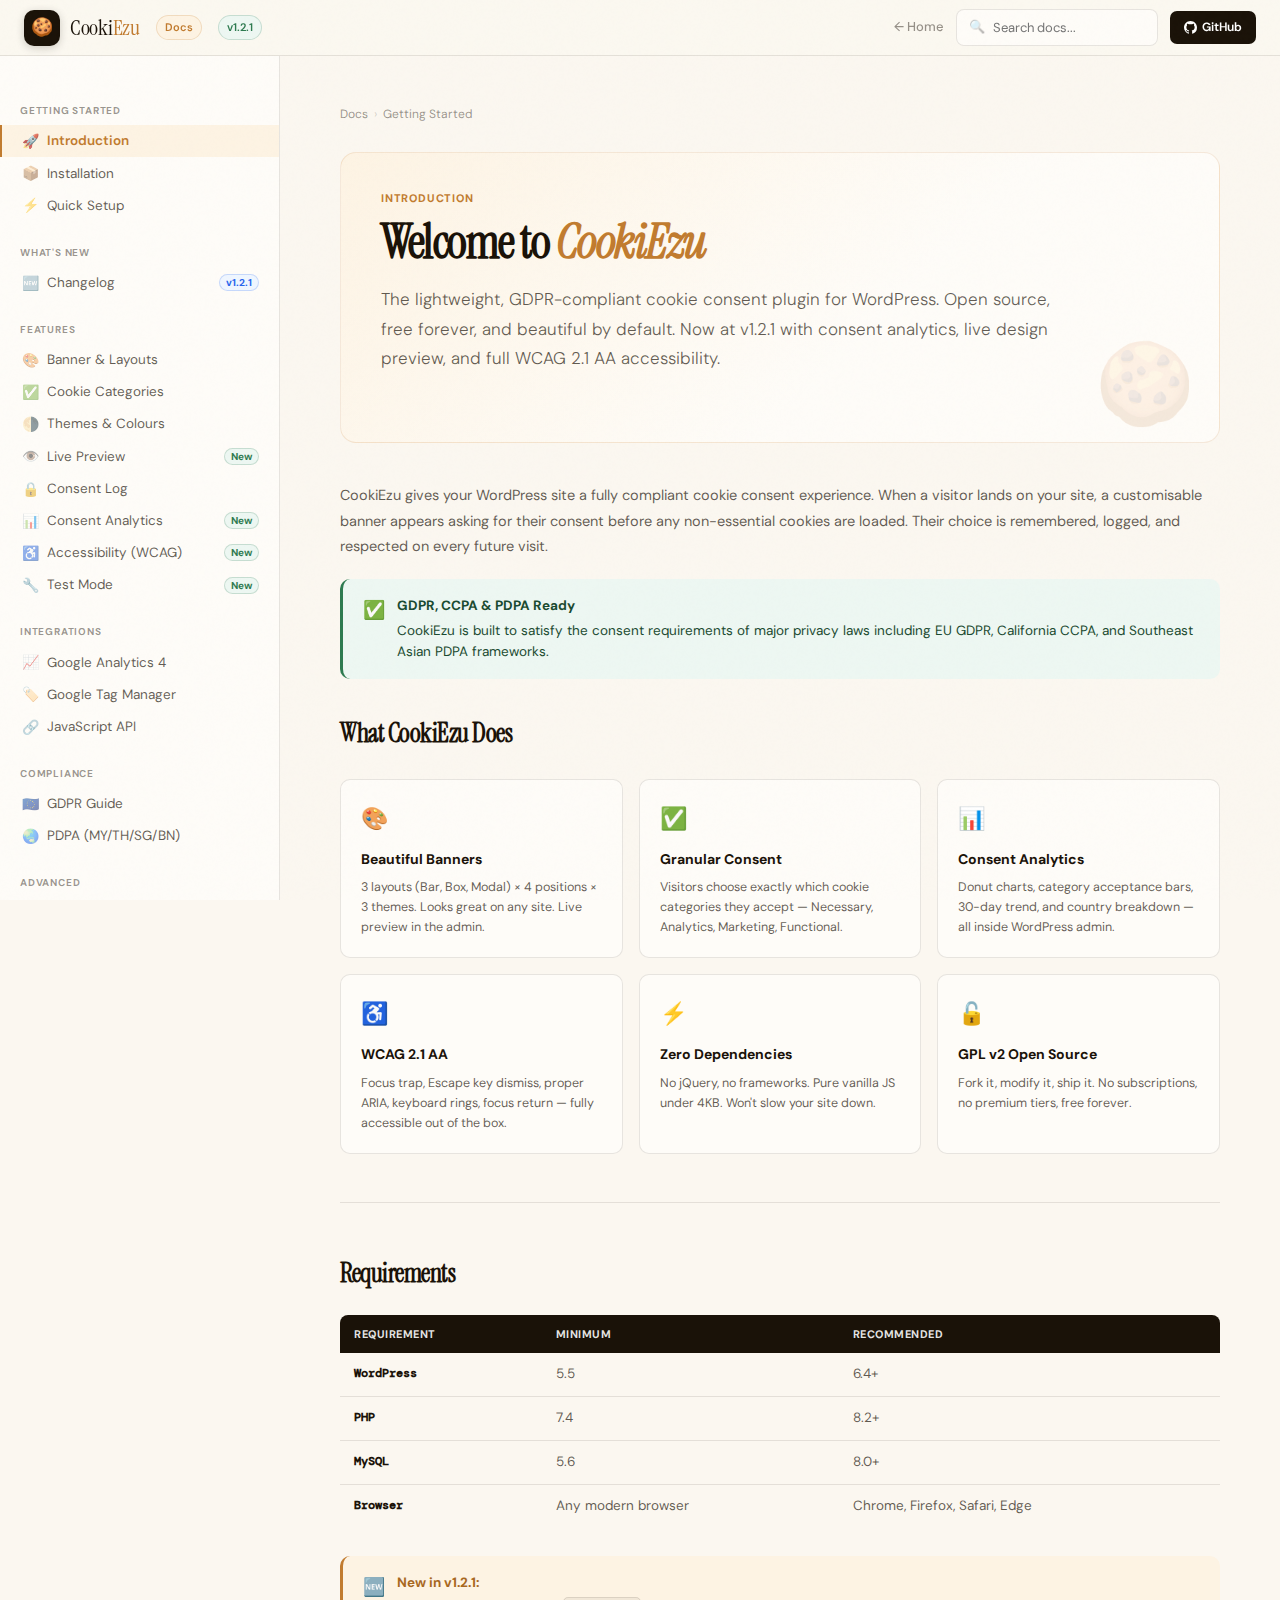
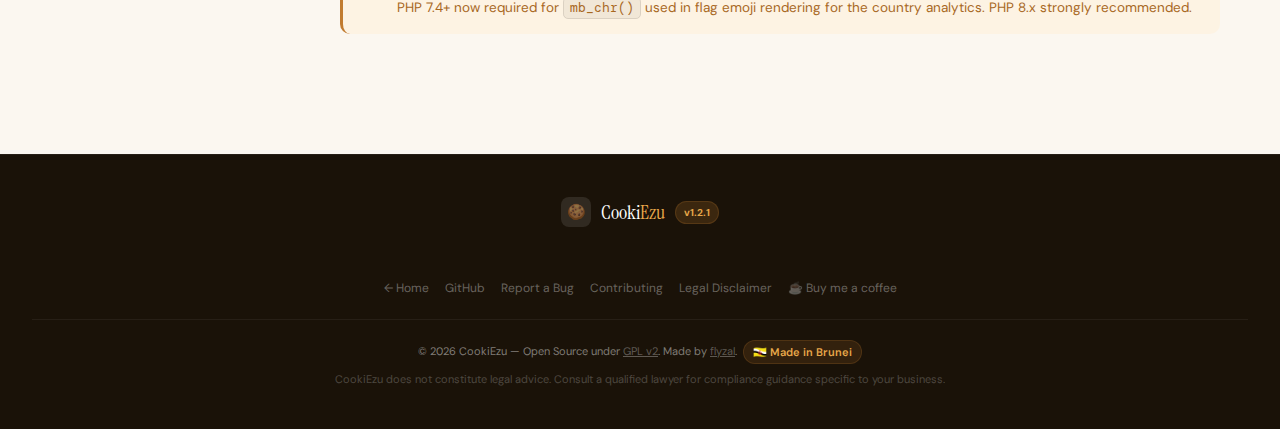
<file: docs.html>
<!DOCTYPE html>
<html lang="en">
<head>
<meta charset="UTF-8">
<meta name="viewport" content="width=device-width, initial-scale=1.0">
<title>CookiEzu Docs — v1.2.1 Knowledge Base</title>
<link rel="preconnect" href="https://fonts.googleapis.com">
<link href="https://fonts.googleapis.com/css2?family=Instrument+Serif:ital@0;1&family=DM+Sans:ital,opsz,wght@0,9..40,300;0,9..40,400;0,9..40,500;0,9..40,600;0,9..40,700;1,9..40,300&family=DM+Mono:wght@400;500&display=swap" rel="stylesheet">
<style>
*, *::before, *::after { box-sizing: border-box; margin: 0; padding: 0; }
:root {
  --cream: #FBF7F0; --warm-white: #FEFCF8; --ink: #1A1208;
  --ink-70: rgba(26,18,8,0.70); --ink-45: rgba(26,18,8,0.45);
  --ink-15: rgba(26,18,8,0.10); --ink-06: rgba(26,18,8,0.05);
  --cookie: #C17B2F; --cookie-h: #A8681F; --cookie-pale: #FDF3E3; --cookie-light: #E8A84A;
  --green: #2D7A4F; --green-bg: #EDF7F2; --blue: #2563EB; --blue-bg: #EFF6FF;
  --red: #C0392B; --red-bg: #FEF2F2; --amber-bg: #FFFBEB;
  --sidebar-w: 280px; --shadow: 0 2px 16px rgba(26,18,8,0.08);
  --shadow-lg: 0 8px 40px rgba(26,18,8,0.12); --radius: 10px; --ease: cubic-bezier(0.22,1,0.36,1);
}
html { scroll-behavior: smooth; }
body { font-family: 'DM Sans', sans-serif; background: var(--cream); color: var(--ink); line-height: 1.7; overflow-x: hidden; }
body::after {
  content: ''; position: fixed; inset: 0;
  background-image: url("data:image/svg+xml,%3Csvg viewBox='0 0 200 200' xmlns='http://www.w3.org/2000/svg'%3E%3Cfilter id='n'%3E%3CfeTurbulence type='fractalNoise' baseFrequency='0.85' numOctaves='4' stitchTiles='stitch'/%3E%3C/filter%3E%3Crect width='100%25' height='100%25' filter='url(%23n)' opacity='0.035'/%3E%3C/svg%3E");
  pointer-events: none; z-index: 9999; opacity: 0.4;
}

/* NAV */
.topnav { position: fixed; top: 0; left: 0; right: 0; z-index: 200; height: 56px; background: rgba(251,247,240,0.92); backdrop-filter: blur(14px); border-bottom: 1px solid var(--ink-15); display: flex; align-items: center; padding: 0 24px; gap: 16px; }
.topnav-logo { display: flex; align-items: center; gap: 10px; text-decoration: none; }
.topnav-logo-icon { width: 36px; height: 36px; background: var(--ink); border-radius: 10px; display: flex; align-items: center; justify-content: center; font-size: 18px; flex-shrink: 0; box-shadow: 0 2px 8px rgba(26,18,8,0.2); }
.topnav-logo-text { font-family: 'Instrument Serif', serif; font-size: 22px; color: var(--ink); letter-spacing: -0.3px; line-height: 1; }
.topnav-logo-text span { color: var(--cookie); }
.topnav-tag { background: var(--cookie-pale); color: var(--cookie); border: 1px solid rgba(193,123,47,0.2); padding: 2px 8px; border-radius: 100px; font-size: 11px; font-weight: 600; }
.topnav-version { background: #EDF7F2; color: #2D7A4F; border: 1px solid rgba(45,122,79,0.2); padding: 2px 8px; border-radius: 100px; font-size: 11px; font-weight: 600; }
.topnav-right { margin-left: auto; display: flex; align-items: center; gap: 12px; }
.topnav-search { display: flex; align-items: center; gap: 8px; background: var(--warm-white); border: 1.5px solid var(--ink-15); border-radius: 8px; padding: 6px 12px; font-size: 13px; color: var(--ink-45); cursor: pointer; transition: border-color 0.2s; min-width: 180px; }
.topnav-search:focus-within { border-color: var(--cookie); }
.topnav-search input { border: none; background: none; outline: none; font-size: 13px; color: var(--ink); font-family: 'DM Sans', sans-serif; width: 100%; }
.topnav-btn { background: var(--ink); color: #fff; padding: 6px 14px; border-radius: 7px; font-size: 12px; font-weight: 600; text-decoration: none; display: flex; align-items: center; gap: 5px; transition: transform 0.15s, box-shadow 0.15s; }
.topnav-btn:hover { transform: translateY(-1px); box-shadow: 0 4px 14px rgba(26,18,8,0.22); }
.topnav-home { color: var(--ink-45); text-decoration: none; font-size: 13px; font-weight: 500; transition: color 0.2s; }
.topnav-home:hover { color: var(--ink); }
.menu-toggle { display: none; background: none; border: none; cursor: pointer; padding: 4px; font-size: 20px; color: var(--ink); }

/* LAYOUT */
.layout { display: flex; padding-top: 56px; min-height: 100vh; }

/* SIDEBAR */
.sidebar { width: var(--sidebar-w); flex-shrink: 0; position: fixed; top: 56px; left: 0; bottom: 0; overflow-y: auto; background: var(--warm-white); border-right: 1px solid var(--ink-15); padding: 24px 0 40px; transition: transform 0.3s var(--ease); z-index: 100; }
.sidebar::-webkit-scrollbar { width: 4px; }
.sidebar::-webkit-scrollbar-track { background: transparent; }
.sidebar::-webkit-scrollbar-thumb { background: var(--ink-15); border-radius: 2px; }
.sidebar-section { margin-bottom: 8px; }
.sidebar-heading { padding: 6px 20px; font-size: 10px; font-weight: 700; text-transform: uppercase; letter-spacing: 0.8px; color: var(--ink-45); margin-top: 16px; }
.sidebar-link { display: flex; align-items: center; gap: 8px; padding: 7px 20px; font-size: 13.5px; color: var(--ink-70); text-decoration: none; border-left: 2px solid transparent; transition: color 0.15s, background 0.15s, border-color 0.15s; line-height: 1.3; }
.sidebar-link:hover { color: var(--ink); background: var(--ink-06); }
.sidebar-link.active { color: var(--cookie); border-left-color: var(--cookie); background: var(--cookie-pale); font-weight: 600; }
.sidebar-link .icon { font-size: 14px; flex-shrink: 0; opacity: 0.7; }
.sidebar-badge { margin-left: auto; background: var(--cookie-pale); color: var(--cookie); border: 1px solid rgba(193,123,47,0.2); padding: 1px 6px; border-radius: 100px; font-size: 10px; font-weight: 700; }
.sidebar-badge.new { background: var(--green-bg); color: var(--green); border-color: rgba(45,122,79,0.2); }
.sidebar-badge.updated { background: #EFF6FF; color: #2563EB; border-color: rgba(37,99,235,0.2); }

/* MAIN */
.main { margin-left: var(--sidebar-w); flex: 1; padding: 48px 60px 100px; max-width: calc(100% - var(--sidebar-w)); }

/* SECTIONS */
.doc-section { display: none; animation: fadeSection 0.3s ease both; }
.doc-section.active { display: block; }
@keyframes fadeSection { from { opacity: 0; transform: translateY(8px); } to { opacity: 1; transform: translateY(0); } }

/* TYPOGRAPHY */
.doc-eyebrow { font-size: 11px; font-weight: 700; text-transform: uppercase; letter-spacing: 0.8px; color: var(--cookie); margin-bottom: 8px; }
.doc-h1 { font-family: 'Instrument Serif', serif; font-size: clamp(32px,4vw,48px); letter-spacing: -1.5px; line-height: 1.1; color: var(--ink); margin-bottom: 16px; }
.doc-h1 em { font-style: italic; color: var(--cookie); }
.doc-h2 { font-family: 'Instrument Serif', serif; font-size: 26px; letter-spacing: -0.5px; color: var(--ink); margin: 48px 0 16px; padding-top: 48px; border-top: 1px solid var(--ink-15); }
.doc-h2:first-of-type { margin-top: 32px; border-top: none; padding-top: 0; }
.doc-h3 { font-size: 16px; font-weight: 700; color: var(--ink); margin: 28px 0 10px; letter-spacing: -0.2px; }
.doc-lead { font-size: 17px; color: var(--ink-70); line-height: 1.75; margin-bottom: 32px; font-weight: 300; max-width: 680px; }
p { font-size: 14.5px; color: var(--ink-70); margin-bottom: 14px; line-height: 1.75; }

/* CALLOUTS */
.callout { border-radius: var(--radius); padding: 16px 20px; margin: 20px 0; display: flex; gap: 12px; align-items: flex-start; font-size: 13.5px; line-height: 1.6; }
.callout-icon { font-size: 18px; flex-shrink: 0; margin-top: 1px; }
.callout-body { flex: 1; }
.callout-body strong { display: block; font-weight: 700; margin-bottom: 3px; }
.callout-tip  { background: var(--green-bg); border-left: 3px solid var(--green); color: #1a4a30; }
.callout-warn { background: var(--amber-bg); border-left: 3px solid var(--cookie); color: #7c4a00; }
.callout-info { background: var(--blue-bg);  border-left: 3px solid var(--blue); color: #1e3a6e; }
.callout-new  { background: var(--cookie-pale); border-left: 3px solid var(--cookie); color: var(--cookie-h); }
.callout-fix  { background: #FEF2F2; border-left: 3px solid #C0392B; color: #7f1d1d; }

/* CODE */
code { font-family: 'DM Mono', monospace; font-size: 12.5px; background: var(--ink-06); border: 1px solid var(--ink-15); padding: 2px 6px; border-radius: 5px; color: var(--cookie-h); }
pre { background: var(--ink); border-radius: var(--radius); padding: 20px 24px; overflow-x: auto; margin: 16px 0 24px; position: relative; }
pre code { background: none; border: none; padding: 0; color: #E8A84A; font-size: 13px; line-height: 1.7; }
.pre-label { position: absolute; top: 10px; right: 14px; font-size: 10px; font-weight: 600; letter-spacing: 0.5px; color: rgba(255,255,255,0.3); text-transform: uppercase; font-family: 'DM Mono', monospace; }
pre .cm  { color: rgba(255,255,255,0.35); }
pre .kw  { color: #93C5FD; }
pre .str { color: #86EFAC; }
pre .fn  { color: #FCA5A5; }
pre .num { color: #FDE68A; }

/* STEPS */
.steps { counter-reset: step; margin: 24px 0; }
.step { display: flex; gap: 20px; padding: 20px 0; border-bottom: 1px solid var(--ink-15); counter-increment: step; }
.step:last-child { border-bottom: none; }
.step-num { width: 32px; height: 32px; flex-shrink: 0; background: var(--ink); color: #fff; border-radius: 50%; display: flex; align-items: center; justify-content: center; font-size: 13px; font-weight: 700; margin-top: 2px; }
.step-num::after { content: counter(step); }
.step-title { font-size: 15px; font-weight: 700; color: var(--ink); margin-bottom: 6px; }
.step-desc { font-size: 13.5px; color: var(--ink-70); line-height: 1.65; margin: 0; }

/* FEATURE GRID */
.feature-grid { display: grid; grid-template-columns: repeat(auto-fit, minmax(240px,1fr)); gap: 16px; margin: 24px 0; }
.feature-tile { background: var(--warm-white); border: 1.5px solid var(--ink-15); border-radius: var(--radius); padding: 20px; transition: transform 0.2s, box-shadow 0.2s; position: relative; overflow: hidden; }
.feature-tile::before { content: ''; position: absolute; top: 0; left: 0; right: 0; height: 2px; background: linear-gradient(90deg,var(--cookie),var(--cookie-light)); opacity: 0; transition: opacity 0.2s; }
.feature-tile:hover { transform: translateY(-3px); box-shadow: var(--shadow-lg); }
.feature-tile:hover::before { opacity: 1; }
.feature-tile-icon { font-size: 22px; margin-bottom: 10px; }
.feature-tile-title { font-size: 14px; font-weight: 700; color: var(--ink); margin-bottom: 6px; }
.feature-tile-desc { font-size: 12.5px; color: var(--ink-70); line-height: 1.6; margin: 0; }

/* TABLE */
.doc-table { width: 100%; border-collapse: collapse; margin: 20px 0 28px; font-size: 13.5px; }
.doc-table th { text-align: left; padding: 10px 14px; background: var(--ink); color: rgba(255,255,255,0.9); font-size: 11px; font-weight: 700; text-transform: uppercase; letter-spacing: 0.5px; }
.doc-table th:first-child { border-radius: 8px 0 0 0; }
.doc-table th:last-child { border-radius: 0 8px 0 0; }
.doc-table td { padding: 10px 14px; border-bottom: 1px solid var(--ink-15); vertical-align: top; color: var(--ink-70); }
.doc-table tr:last-child td { border-bottom: none; }
.doc-table tr:hover td { background: var(--cookie-pale); }
.doc-table td:first-child { font-weight: 600; color: var(--ink); font-family: 'DM Mono', monospace; font-size: 12px; }

/* ROADMAP */
.roadmap-grid { display: grid; grid-template-columns: repeat(auto-fit, minmax(280px,1fr)); gap: 16px; margin: 24px 0; }
.roadmap-card { background: var(--warm-white); border: 1.5px solid var(--ink-15); border-radius: 14px; padding: 22px; position: relative; overflow: hidden; }
.roadmap-card-label { display: inline-flex; align-items: center; gap: 5px; padding: 3px 10px; border-radius: 100px; font-size: 10px; font-weight: 700; letter-spacing: 0.4px; text-transform: uppercase; margin-bottom: 12px; }
.label-done   { background: var(--green-bg); color: var(--green); border: 1px solid rgba(45,122,79,0.25); }
.label-v121   { background: var(--cookie-pale); color: var(--cookie); border: 1px solid rgba(193,123,47,0.25); }
.label-v2     { background: #EFF6FF; color: #2563EB; border: 1px solid rgba(37,99,235,0.2); }
.label-v3     { background: #F5F3FF; color: #7C3AED; border: 1px solid rgba(124,58,237,0.2); }
.label-future { background: var(--ink-06); color: var(--ink-45); border: 1px solid var(--ink-15); }
.roadmap-card-title { font-size: 15px; font-weight: 700; color: var(--ink); margin-bottom: 8px; }
.roadmap-card-desc { font-size: 13px; color: var(--ink-70); line-height: 1.6; margin: 0; }
.roadmap-card-icon { position: absolute; bottom: -10px; right: -10px; font-size: 60px; opacity: 0.06; }

/* BADGES */
.badge { display: inline-flex; align-items: center; gap: 4px; padding: 2px 8px; border-radius: 100px; font-size: 11px; font-weight: 600; letter-spacing: 0.3px; vertical-align: middle; }
.badge-green  { background: var(--green-bg); color: var(--green); }
.badge-cookie { background: var(--cookie-pale); color: var(--cookie); }
.badge-blue   { background: var(--blue-bg); color: var(--blue); }
.badge-red    { background: var(--red-bg); color: var(--red); }

/* INTEGRATION CARDS */
.integration-grid { display: grid; grid-template-columns: repeat(auto-fit, minmax(220px,1fr)); gap: 14px; margin: 20px 0; }
.integration-card { background: var(--warm-white); border: 1.5px solid var(--ink-15); border-radius: 12px; padding: 18px 20px; display: flex; align-items: flex-start; gap: 14px; transition: transform 0.2s, box-shadow 0.2s; }
.integration-card:hover { transform: translateY(-2px); box-shadow: var(--shadow); }
.integration-icon { width: 40px; height: 40px; border-radius: 10px; display: flex; align-items: center; justify-content: center; font-size: 20px; flex-shrink: 0; background: var(--cookie-pale); }
.integration-name { font-size: 14px; font-weight: 700; color: var(--ink); margin-bottom: 3px; }
.integration-desc { font-size: 12px; color: var(--ink-70); line-height: 1.5; margin: 0; }
.integration-status { margin-top: 6px; }

/* PAGE HERO */
.page-hero { background: linear-gradient(135deg,var(--cookie-pale) 0%,var(--warm-white) 60%); border: 1.5px solid rgba(193,123,47,0.15); border-radius: 16px; padding: 36px 40px; margin-bottom: 40px; position: relative; overflow: hidden; }
.page-hero::after { content: attr(data-emoji); position: absolute; right: 24px; bottom: -10px; font-size: 80px; opacity: 0.12; }

/* BREADCRUMB */
.breadcrumb { display: flex; align-items: center; gap: 6px; font-size: 12px; color: var(--ink-45); margin-bottom: 28px; }
.breadcrumb a { color: var(--ink-45); text-decoration: none; }
.breadcrumb a:hover { color: var(--cookie); }
.breadcrumb-sep { opacity: 0.4; }

/* CHANGELOG INLINE */
.changelog-item { display: flex; gap: 16px; padding: 16px 0; border-bottom: 1px solid var(--ink-15); align-items: flex-start; }
.changelog-item:last-child { border-bottom: none; }
.changelog-dot { width: 8px; height: 8px; border-radius: 50%; flex-shrink: 0; margin-top: 6px; }
.dot-fix { background: var(--red); }
.dot-improvement { background: var(--cookie); }
.dot-feature { background: var(--green); }
.changelog-item-title { font-size: 14px; font-weight: 700; color: var(--ink); margin-bottom: 4px; }
.changelog-item-desc { font-size: 13px; color: var(--ink-70); line-height: 1.6; }

/* METRICS PREVIEW */
.metrics-preview { display: grid; grid-template-columns: repeat(4,1fr); gap: 12px; margin: 20px 0; }
.metric-mock { background: var(--warm-white); border: 1.5px solid var(--ink-15); border-radius: 12px; padding: 16px; text-align: center; position: relative; overflow: hidden; }
.metric-mock::before { content:''; position:absolute; top:0; left:0; right:0; height:2px; background: linear-gradient(90deg,var(--cookie),var(--cookie-light)); }
.metric-mock-label { font-size: 9.5px; font-weight: 700; text-transform: uppercase; letter-spacing: 0.6px; color: var(--ink-45); margin-bottom: 6px; }
.metric-mock-val { font-family: 'Instrument Serif', serif; font-size: 28px; font-weight: 800; line-height: 1; margin-bottom: 4px; }
.metric-mock-sub { font-size: 10px; color: var(--ink-45); }

/* RESPONSIVE */
@media (max-width: 900px) {
  .sidebar { transform: translateX(-100%); }
  .sidebar.open { transform: translateX(0); box-shadow: var(--shadow-lg); }
  .main { margin-left: 0; max-width: 100%; padding: 32px 24px 80px; }
  .menu-toggle { display: block; }
  .topnav-search { display: none; }
  .metrics-preview { grid-template-columns: repeat(2,1fr); }
}
@media (max-width: 600px) {
  .main { padding: 24px 16px 60px; }
  .page-hero { padding: 24px; }
  .doc-h1 { font-size: 28px; }
}
</style>
</head>
<body>

<!-- TOP NAV -->
<nav class="topnav">
  <button class="menu-toggle" onclick="toggleSidebar()">☰</button>
  <a href="index.html" class="topnav-logo">
    <div class="topnav-logo-icon">🍪</div>
    <span class="topnav-logo-text">Cooki<span>Ezu</span></span>
  </a>
  <span class="topnav-tag">Docs</span>
  <span class="topnav-version">v1.2.1</span>
  <div class="topnav-right">
    <a href="index.html" class="topnav-home">← Home</a>
    <div class="topnav-search">
      <span>🔍</span>
      <input type="text" placeholder="Search docs..." oninput="searchDocs(this.value)">
    </div>
    <a href="https://github.com/flyzal/CookiEzu" class="topnav-btn" target="_blank">
      <svg width="13" height="13" viewBox="0 0 24 24" fill="currentColor"><path d="M12 0C5.37 0 0 5.37 0 12c0 5.31 3.435 9.795 8.205 11.385.6.105.825-.255.825-.57 0-.285-.015-1.23-.015-2.235-3.015.555-3.795-.735-4.035-1.41-.135-.345-.72-1.41-1.23-1.695-.42-.225-1.02-.78-.015-.795.945-.015 1.62.87 1.845 1.23 1.08 1.815 2.805 1.305 3.495.99.105-.78.42-1.305.765-1.605-2.67-.3-5.46-1.335-5.46-5.925 0-1.305.465-2.385 1.23-3.225-.12-.3-.54-1.53.12-3.18 0 0 1.005-.315 3.3 1.23.96-.27 1.98-.405 3-.405s2.04.135 3 .405c2.295-1.56 3.3-1.23 3.3-1.23.66 1.65.24 2.88.12 3.18.765.84 1.23 1.905 1.23 3.225 0 4.605-2.805 5.625-5.475 5.925.435.375.81 1.095.81 2.22 0 1.605-.015 2.895-.015 3.3 0 .315.225.69.825.57A12.02 12.02 0 0024 12c0-6.63-5.37-12-12-12z"/></svg>
      GitHub
    </a>
  </div>
</nav>

<div class="layout">

<!-- SIDEBAR -->
<aside class="sidebar" id="sidebar">
  <div class="sidebar-section">
    <div class="sidebar-heading">Getting Started</div>
    <a class="sidebar-link active" href="#" onclick="showSection('getting-started')"><span class="icon">🚀</span> Introduction</a>
    <a class="sidebar-link" href="#" onclick="showSection('installation')"><span class="icon">📦</span> Installation</a>
    <a class="sidebar-link" href="#" onclick="showSection('quick-setup')"><span class="icon">⚡</span> Quick Setup</a>
  </div>
  <div class="sidebar-section">
    <div class="sidebar-heading">What's New</div>
    <a class="sidebar-link" href="#" onclick="showSection('changelog')">
      <span class="icon">🆕</span> Changelog
      <span class="sidebar-badge updated">v1.2.1</span>
    </a>
  </div>
  <div class="sidebar-section">
    <div class="sidebar-heading">Features</div>
    <a class="sidebar-link" href="#" onclick="showSection('banner')"><span class="icon">🎨</span> Banner & Layouts</a>
    <a class="sidebar-link" href="#" onclick="showSection('categories')"><span class="icon">✅</span> Cookie Categories</a>
    <a class="sidebar-link" href="#" onclick="showSection('themes')"><span class="icon">🌗</span> Themes & Colours</a>
    <a class="sidebar-link" href="#" onclick="showSection('live-preview')">
      <span class="icon">👁️</span> Live Preview
      <span class="sidebar-badge new">New</span>
    </a>
    <a class="sidebar-link" href="#" onclick="showSection('consent-log')"><span class="icon">🔒</span> Consent Log</a>
    <a class="sidebar-link" href="#" onclick="showSection('consent-analytics')">
      <span class="icon">📊</span> Consent Analytics
      <span class="sidebar-badge new">New</span>
    </a>
    <a class="sidebar-link" href="#" onclick="showSection('accessibility')">
      <span class="icon">♿</span> Accessibility (WCAG)
      <span class="sidebar-badge new">New</span>
    </a>
    <a class="sidebar-link" href="#" onclick="showSection('test-mode')">
      <span class="icon">🔧</span> Test Mode
      <span class="sidebar-badge new">New</span>
    </a>
  </div>
  <div class="sidebar-section">
    <div class="sidebar-heading">Integrations</div>
    <a class="sidebar-link" href="#" onclick="showSection('ga4')"><span class="icon">📈</span> Google Analytics 4</a>
    <a class="sidebar-link" href="#" onclick="showSection('gtm')"><span class="icon">🏷️</span> Google Tag Manager</a>
    <a class="sidebar-link" href="#" onclick="showSection('js-api')"><span class="icon">🔗</span> JavaScript API</a>
  </div>
  <div class="sidebar-section">
    <div class="sidebar-heading">Compliance</div>
    <a class="sidebar-link" href="#" onclick="showSection('gdpr')"><span class="icon">🇪🇺</span> GDPR Guide</a>
    <a class="sidebar-link" href="#" onclick="showSection('pdpa')"><span class="icon">🌏</span> PDPA (MY/TH/SG/BN)</a>
  </div>
  <div class="sidebar-section">
    <div class="sidebar-heading">Advanced</div>
    <a class="sidebar-link" href="#" onclick="showSection('custom-css')"><span class="icon">🖌️</span> Custom CSS</a>
    <a class="sidebar-link" href="#" onclick="showSection('hooks')"><span class="icon">🪝</span> WP Hooks & Filters</a>
    <a class="sidebar-link" href="#" onclick="showSection('troubleshooting')"><span class="icon">🔧</span> Troubleshooting</a>
    <a class="sidebar-link" href="#" onclick="showSection('faq')"><span class="icon">❓</span> FAQ</a>
  </div>
  <div class="sidebar-section">
    <div class="sidebar-heading">Roadmap</div>
    <a class="sidebar-link" href="#" onclick="showSection('roadmap')">
      <span class="icon">🗺️</span> Roadmap
    </a>
  </div>
  <div class="sidebar-section">
    <div class="sidebar-heading">Community</div>
    <a class="sidebar-link" href="#" onclick="showSection('disclaimer')"><span class="icon">⚖️</span> Legal Disclaimer</a>
    <a class="sidebar-link" href="#" onclick="showSection('contributing')"><span class="icon">🤝</span> Contributing</a>
  </div>
</aside>

<!-- MAIN -->
<main class="main" id="main">

  <!-- ═══ GETTING STARTED ═══ -->
  <section class="doc-section active" id="getting-started">
    <div class="breadcrumb"><a href="#">Docs</a><span class="breadcrumb-sep">›</span>Getting Started</div>
    <div class="page-hero" data-emoji="🍪">
      <div class="doc-eyebrow">Introduction</div>
      <h1 class="doc-h1">Welcome to <em>CookiEzu</em></h1>
      <p class="doc-lead">The lightweight, GDPR-compliant cookie consent plugin for WordPress. Open source, free forever, and beautiful by default. Now at v1.2.1 with consent analytics, live design preview, and full WCAG 2.1 AA accessibility.</p>
    </div>
    <p>CookiEzu gives your WordPress site a fully compliant cookie consent experience. When a visitor lands on your site, a customisable banner appears asking for their consent before any non-essential cookies are loaded. Their choice is remembered, logged, and respected on every future visit.</p>
    <div class="callout callout-tip">
      <span class="callout-icon">✅</span>
      <div class="callout-body"><strong>GDPR, CCPA & PDPA Ready</strong>CookiEzu is built to satisfy the consent requirements of major privacy laws including EU GDPR, California CCPA, and Southeast Asian PDPA frameworks.</div>
    </div>
    <h2 class="doc-h2">What CookiEzu Does</h2>
    <div class="feature-grid">
      <div class="feature-tile"><div class="feature-tile-icon">🎨</div><div class="feature-tile-title">Beautiful Banners</div><div class="feature-tile-desc">3 layouts (Bar, Box, Modal) × 4 positions × 3 themes. Looks great on any site. Live preview in the admin.</div></div>
      <div class="feature-tile"><div class="feature-tile-icon">✅</div><div class="feature-tile-title">Granular Consent</div><div class="feature-tile-desc">Visitors choose exactly which cookie categories they accept — Necessary, Analytics, Marketing, Functional.</div></div>
      <div class="feature-tile"><div class="feature-tile-icon">📊</div><div class="feature-tile-title">Consent Analytics</div><div class="feature-tile-desc">Donut charts, category acceptance bars, 30-day trend, and country breakdown — all inside WordPress admin.</div></div>
      <div class="feature-tile"><div class="feature-tile-icon">♿</div><div class="feature-tile-title">WCAG 2.1 AA</div><div class="feature-tile-desc">Focus trap, Escape key dismiss, proper ARIA, keyboard rings, focus return — fully accessible out of the box.</div></div>
      <div class="feature-tile"><div class="feature-tile-icon">⚡</div><div class="feature-tile-title">Zero Dependencies</div><div class="feature-tile-desc">No jQuery, no frameworks. Pure vanilla JS under 4KB. Won't slow your site down.</div></div>
      <div class="feature-tile"><div class="feature-tile-icon">🔓</div><div class="feature-tile-title">GPL v2 Open Source</div><div class="feature-tile-desc">Fork it, modify it, ship it. No subscriptions, no premium tiers, free forever.</div></div>
    </div>
    <h2 class="doc-h2">Requirements</h2>
    <table class="doc-table">
      <tr><th>Requirement</th><th>Minimum</th><th>Recommended</th></tr>
      <tr><td>WordPress</td><td>5.5</td><td>6.4+</td></tr>
      <tr><td>PHP</td><td>7.4</td><td>8.2+</td></tr>
      <tr><td>MySQL</td><td>5.6</td><td>8.0+</td></tr>
      <tr><td>Browser</td><td>Any modern browser</td><td>Chrome, Firefox, Safari, Edge</td></tr>
    </table>
    <div class="callout callout-new">
      <span class="callout-icon">🆕</span>
      <div class="callout-body"><strong>New in v1.2.1:</strong> PHP 7.4+ now required for <code>mb_chr()</code> used in flag emoji rendering for the country analytics. PHP 8.x strongly recommended.</div>
    </div>
  </section>

  <!-- ═══ INSTALLATION ═══ -->
  <section class="doc-section" id="installation">
    <div class="breadcrumb"><a href="#">Docs</a><span class="breadcrumb-sep">›</span>Installation</div>
    <div class="page-hero" data-emoji="📦">
      <div class="doc-eyebrow">Installation</div>
      <h1 class="doc-h1">Installing <em>CookiEzu</em></h1>
      <p class="doc-lead">Get the plugin installed on your WordPress site in under 2 minutes.</p>
    </div>
    <div class="callout callout-new">
      <span class="callout-icon">🆕</span>
      <div class="callout-body"><strong>Latest: v1.2.1</strong> — Includes consent analytics dashboard, live design preview, dark mode fix, country tracking, and WCAG 2.1 accessibility. If you're on an older version, follow the upgrade steps below.</div>
    </div>
    <h2 class="doc-h2" style="margin-top:0;border-top:none;padding-top:0">Method 1 — Upload via WordPress Admin</h2>
    <div class="steps">
      <div class="step"><div class="step-num"></div><div class="step-body"><div class="step-title">Download the plugin ZIP</div><div class="step-desc">Go to <a href="https://github.com/flyzal/CookiEzu" target="_blank" style="color:var(--cookie)">github.com/flyzal/CookiEzu</a>, click <strong>Releases</strong>, and download <code>cookiezu-v1.2.1.zip</code>.</div></div></div>
      <div class="step"><div class="step-num"></div><div class="step-body"><div class="step-title">Go to Plugins → Add New</div><div class="step-desc">In your WordPress admin, navigate to <strong>Plugins → Add New Plugin</strong>.</div></div></div>
      <div class="step"><div class="step-num"></div><div class="step-body"><div class="step-title">Upload and install</div><div class="step-desc">Click <strong>Upload Plugin</strong>, choose your ZIP, click <strong>Install Now</strong>.</div></div></div>
      <div class="step"><div class="step-num"></div><div class="step-body"><div class="step-title">Activate</div><div class="step-desc">Click <strong>Activate Plugin</strong>. CookiEzu creates its database table (including the new <code>country_code</code> column) automatically.</div></div></div>
      <div class="step"><div class="step-num"></div><div class="step-body"><div class="step-title">Done!</div><div class="step-desc">A <strong>CookiEzu</strong> menu item will appear in your sidebar. Click it to configure your banner — the Design tab shows a live preview instantly.</div></div></div>
    </div>
    <h2 class="doc-h2">Upgrading from any older version</h2>
    <div class="callout callout-warn">
      <span class="callout-icon">⚠️</span>
      <div class="callout-body"><strong>Always deactivate and delete before re-uploading.</strong> Caching plugins and some hosting environments will keep old JS/CSS files on disk. Delete first to guarantee a clean slate — your settings and consent log are stored in the database and are never deleted when you remove the plugin files.</div>
    </div>
    <div class="steps">
      <div class="step"><div class="step-num"></div><div class="step-body"><div class="step-title">Deactivate the old version</div><div class="step-desc"><strong>Plugins → Installed Plugins</strong> → CookiEzu → <strong>Deactivate</strong>.</div></div></div>
      <div class="step"><div class="step-num"></div><div class="step-body"><div class="step-title">Delete the old version</div><div class="step-desc">Click <strong>Delete</strong> on the CookiEzu row. Settings, consent log, and all database records are preserved.</div></div></div>
      <div class="step"><div class="step-num"></div><div class="step-body"><div class="step-title">Upload and activate v1.2.1</div><div class="step-desc">Follow Method 1 above. On first load, the DB migration runs automatically — the <code>country_code</code> column is added to your existing consent table if it doesn't exist.</div></div></div>
      <div class="step"><div class="step-num"></div><div class="step-body"><div class="step-title">Clear all caches</div><div class="step-desc">Clear your WordPress caching plugin, CDN, and hosting cache. Then verify in incognito.</div></div></div>
    </div>
    <h2 class="doc-h2">Method 2 — FTP / Manual</h2>
    <div class="steps">
      <div class="step"><div class="step-num"></div><div class="step-body"><div class="step-title">Extract the ZIP</div><div class="step-desc">Unzip <code>cookiezu-v1.2.1.zip</code> — you'll get a <code>cookiezu_v121/</code> folder.</div></div></div>
      <div class="step"><div class="step-num"></div><div class="step-body"><div class="step-title">Upload via FTP</div><div class="step-desc">Upload the folder to <code>/wp-content/plugins/</code> as <code>cookiezu/</code>.</div></div></div>
      <div class="step"><div class="step-num"></div><div class="step-body"><div class="step-title">Activate in WordPress</div><div class="step-desc"><strong>Plugins → Installed Plugins</strong> → CookiEzu → <strong>Activate</strong>.</div></div></div>
    </div>
  </section>

  <!-- ═══ QUICK SETUP ═══ -->
  <section class="doc-section" id="quick-setup">
    <div class="breadcrumb"><a href="#">Docs</a><span class="breadcrumb-sep">›</span>Quick Setup</div>
    <div class="page-hero" data-emoji="⚡">
      <div class="doc-eyebrow">Quick Setup</div>
      <h1 class="doc-h1">Configure your <em>banner</em></h1>
      <p class="doc-lead">A 5-minute walkthrough of the most important settings to get your banner live and compliant.</p>
    </div>
    <h2 class="doc-h2" style="margin-top:0;border-top:none;padding-top:0">Step 1 — Set your banner text</h2>
    <p>Go to <strong>CookiEzu → Settings → Content tab</strong>. Update the <strong>Banner Title</strong> and <strong>Banner Message</strong> to reflect your site's brand and what you actually do with cookies.</p>
    <div class="callout callout-tip">
      <span class="callout-icon">💡</span>
      <div class="callout-body"><strong>Good message example:</strong> "We use cookies to improve your experience, analyse traffic, and serve personalised content. You can choose which categories to accept."</div>
    </div>
    <h2 class="doc-h2">Step 2 — Add your Privacy Policy link</h2>
    <p>Still on the <strong>Content tab</strong>, paste your Privacy Policy page URL into the <strong>Privacy Policy URL</strong> field. This is required under GDPR — visitors must be able to read your full policy from the banner.</p>
    <h2 class="doc-h2">Step 3 — Choose your layout with live preview</h2>
    <p>Go to the <strong>Design tab</strong>. On the right side of the screen you'll see a sticky <strong>Live Preview panel</strong> — a scaled browser mockup that updates in real time as you change any setting. Pick your Layout (Bar, Box, or Modal), Position, and Theme. The preview reflects your changes instantly without saving.</p>
    <div class="callout callout-info">
      <span class="callout-icon">👁️</span>
      <div class="callout-body"><strong>New in v1.2.1:</strong> The live preview panel also pulls your banner title and button text from the Content tab, so what you see in the preview is exactly what visitors will see.</div>
    </div>
    <h2 class="doc-h2">Step 4 — Enable the categories you use</h2>
    <p>Go to the <strong>Categories tab</strong>. Only enable the categories that match cookies your site actually loads. If you don't use Facebook Pixel, don't show a Marketing toggle.</p>
    <h2 class="doc-h2">Step 5 — Enable consent recording</h2>
    <p>Go to the <strong>Advanced tab</strong> and tick <strong>Record Consent</strong>. This builds your GDPR audit trail in <strong>CookiEzu → Consent Log</strong> — and now automatically captures visitor country (2-letter code only) for the analytics dashboard.</p>
    <h2 class="doc-h2">Step 6 — Save and test</h2>
    <p>Click <strong>Save Settings</strong>. Then open your website in a private/incognito window to see the banner as a first-time visitor would. Try accepting all, then clearing the <code>cookiezu_consent</code> cookie and trying the Customize flow too.</p>
    <div class="callout callout-tip">
      <span class="callout-icon">🔧</span>
      <div class="callout-body"><strong>Test Mode (new in v1.2.0):</strong> Go to <strong>Advanced → Test Mode</strong> and enable it. The banner will always show for logged-in admins even after consenting — no cookie clearing needed. A 🔧 badge appears to remind you it's a preview.</div>
    </div>
  </section>

  <!-- ═══ CHANGELOG ═══ -->
  <section class="doc-section" id="changelog">
    <div class="breadcrumb"><a href="#">Docs</a><span class="breadcrumb-sep">›</span>What's New</div>
    <div class="page-hero" data-emoji="🆕">
      <div class="doc-eyebrow">Changelog</div>
      <h1 class="doc-h1">v1.2.1 — <em>Analytics & Polish</em></h1>
      <p class="doc-lead">Released February 2026. Consent analytics dashboard, live design preview, dark mode readability fix, visitor country tracking, and admin footer credits.</p>
    </div>

    <h2 class="doc-h2" style="margin-top:0;border-top:none;padding-top:0">Changes in v1.2.1</h2>
    <div class="changelog-item">
      <div class="changelog-dot dot-fix"></div>
      <div>
        <div class="changelog-item-title">Dark mode: checked categories now readable <span class="badge badge-red">Bug Fix</span></div>
        <div class="changelog-item-desc">When a visitor toggled a category <em>on</em> in dark mode, the card background snapped to <code>--cz-cookie-pale</code> (#FDF3E3 — warm cream) but the text remained near-white (#FEFCF8). The fix adds <code>--cz-cookie-pale: rgba(193,123,47,0.18)</code> to the dark theme token override so checked categories use a dark amber tint instead of the light cream. An explicit <code>.cookiezu-theme-dark .cookiezu-category:has(input:checked)</code> rule reinforces the fix.</div>
      </div>
    </div>
    <div class="changelog-item">
      <div class="changelog-dot dot-feature"></div>
      <div>
        <div class="changelog-item-title">Consent analytics dashboard <span class="badge badge-green">New Feature</span></div>
        <div class="changelog-item-desc">The Consent Log page now shows a full metrics dashboard above the raw table: four stat cards (Total, Accept All %, Necessary Only %, Custom %) each with an SVG donut chart; horizontal acceptance bars per category; a 30-day consent trend bar chart; and a top-countries table with flag emojis, bars, and counts.</div>
      </div>
    </div>
    <div class="changelog-item">
      <div class="changelog-dot dot-feature"></div>
      <div>
        <div class="changelog-item-title">Visitor country tracking <span class="badge badge-green">New Feature</span></div>
        <div class="changelog-item-desc">A <code>country_code VARCHAR(2)</code> column is added to the consent log table. Detection uses three tiers: Cloudflare <code>CF-IPCountry</code> header (zero latency for CF users), then <code>geoplugin.net</code> free API (no key, 120 req/min, result cached in WP transients for 24h), then empty string fallback. Only the 2-letter ISO code is stored — no city, no region, GDPR minimal data principle. Existing installs are migrated automatically via <code>ALTER TABLE</code> on first load after upgrade.</div>
      </div>
    </div>
    <div class="changelog-item">
      <div class="changelog-dot dot-feature"></div>
      <div>
        <div class="changelog-item-title">Live banner preview in Design tab <span class="badge badge-green">New Feature</span></div>
        <div class="changelog-item-desc">The Design tab is now a two-column layout. The right column shows a sticky preview panel with a scaled browser mockup that re-renders in real time as you change layout, theme, colours, border radius, and text (title/button labels also pull from the Content tab). No saving required. Works for Bar, Box, and Modal layouts across Light, Dark, and Custom themes.</div>
      </div>
    </div>
    <div class="changelog-item">
      <div class="changelog-dot dot-improvement"></div>
      <div>
        <div class="changelog-item-title">Admin footer credit <span class="badge badge-cookie">Improvement</span></div>
        <div class="changelog-item-desc">A subtle one-line footer appears at the bottom of both the Settings and Consent Log pages: version number, GitHub star link, bug report link, Buy Me a Coffee, and "Made with ❤️ by flyzal". Industry-standard placement (Yoast SEO, WP Rocket pattern) — never in the content flow.</div>
      </div>
    </div>
    <div class="changelog-item">
      <div class="changelog-dot dot-fix"></div>
      <div>
        <div class="changelog-item-title">Consent log text cutoff & flag emoji rendering <span class="badge badge-red">Bug Fix</span></div>
        <div class="changelog-item-desc">The log page only had <code>padding-left: 20px</code> with no right padding — content ran flush to the right edge. Fixed by adding <code>padding-right: 20px</code> and adding horizontal padding to <code>.cookiezu-wrap</code>. Flag emoji rendering was also fixed: replaced fragile <code>mb_convert_encoding()</code> HTML entity approach with <code>mb_chr()</code> using the Unicode Regional Indicator block offset (<code>U+1F1E6</code>), which works reliably on PHP 7.4+.</div>
      </div>
    </div>

    <h2 class="doc-h2">Changes in v1.2.0 — Polish & Accessibility</h2>
    <div class="changelog-item">
      <div class="changelog-dot dot-feature"></div>
      <div>
        <div class="changelog-item-title">Modal focus trap <span class="badge badge-blue">Accessibility</span></div>
        <div class="changelog-item-desc">Keyboard Tab/Shift+Tab now wraps within the visible banner elements only. Previously, Tab would move focus behind the modal overlay onto page content — a failure of WCAG 2.1 §2.1.1.</div>
      </div>
    </div>
    <div class="changelog-item">
      <div class="changelog-dot dot-feature"></div>
      <div>
        <div class="changelog-item-title">Escape key closes banner <span class="badge badge-blue">Accessibility</span></div>
        <div class="changelog-item-desc">Pressing Esc accepts Necessary Only and dismisses the banner — the standard keyboard dialog pattern (WCAG 2.1 §2.1). Configurable via <strong>Advanced → Keyboard Settings</strong>. Enabled by default.</div>
      </div>
    </div>
    <div class="changelog-item">
      <div class="changelog-dot dot-feature"></div>
      <div>
        <div class="changelog-item-title">Focus returns to re-open button after consent <span class="badge badge-blue">Accessibility</span></div>
        <div class="changelog-item-desc">After a visitor accepts or declines, keyboard focus moves to the 🍪 re-open button via <code>requestAnimationFrame()</code> — where WCAG 2.4.3 says it should go after a dialog closes.</div>
      </div>
    </div>
    <div class="changelog-item">
      <div class="changelog-dot dot-improvement"></div>
      <div>
        <div class="changelog-item-title">Proper ARIA on banner dialog <span class="badge badge-blue">Accessibility</span></div>
        <div class="changelog-item-desc">Banner now uses <code>aria-labelledby</code> and <code>aria-describedby</code> pointing at the actual title and message elements (via IDs). Screen readers announce "We value your privacy — We use cookies…" rather than the generic "Cookie consent" label it had before.</div>
      </div>
    </div>
    <div class="changelog-item">
      <div class="changelog-dot dot-improvement"></div>
      <div>
        <div class="changelog-item-title">No-flicker banner init <span class="badge badge-cookie">Improvement</span></div>
        <div class="changelog-item-desc">Banner starts with <code>visibility: hidden</code> in CSS. JS sets <code>visibility: visible</code> immediately then decides whether to show or hide — returning visitors never see a flash of the banner before JS can hide it.</div>
      </div>
    </div>
    <div class="changelog-item">
      <div class="changelog-dot dot-feature"></div>
      <div>
        <div class="changelog-item-title">Test Mode & configurable re-open position <span class="badge badge-green">New Feature</span></div>
        <div class="changelog-item-desc">Test Mode forces the banner to always show for logged-in admins (with a 🔧 badge visible only to them). Re-open button position is now configurable: bottom-left (default) or bottom-right. Both settings are in <strong>Advanced</strong>.</div>
      </div>
    </div>

    <h2 class="doc-h2">Previous Releases</h2>
    <table class="doc-table">
      <tr><th>Version</th><th>Date</th><th>Summary</th></tr>
      <tr><td>1.2.1</td><td>Feb 2026</td><td>Consent analytics dashboard, country tracking, live preview, dark mode fix, padding fix</td></tr>
      <tr><td>1.2.0</td><td>Feb 2026</td><td>WCAG 2.1 AA accessibility, focus trap, Escape key, test mode, no-flicker init</td></tr>
      <tr><td>1.1.0</td><td>Feb 2026</td><td>Modal dismiss fix, JS engine rewrite, cache-busting version bump</td></tr>
      <tr><td>1.0.0</td><td>Jan 2026</td><td>Initial release — Bar/Box/Modal, GA4, GTM, consent log, 3 themes</td></tr>
    </table>
  </section>

  <!-- ═══ BANNER ═══ -->
  <section class="doc-section" id="banner">
    <div class="breadcrumb"><a href="#">Docs</a><span class="breadcrumb-sep">›</span>Features<span class="breadcrumb-sep">›</span>Banner & Layouts</div>
    <div class="page-hero" data-emoji="🎨">
      <div class="doc-eyebrow">Feature</div>
      <h1 class="doc-h1">Banner <em>Layouts</em></h1>
      <p class="doc-lead">Three layouts, four positions — every combination produces a polished, accessible result. Use the Live Preview in the Design tab to see your exact configuration before saving.</p>
    </div>
    <h2 class="doc-h2" style="margin-top:0;border-top:none;padding-top:0">Layouts</h2>
    <table class="doc-table">
      <tr><th>Layout</th><th>Best For</th><th>Description</th><th>Status</th></tr>
      <tr><td>Bar</td><td>Most sites</td><td>Slim strip across full page width. Least intrusive, highest consent conversion rate.</td><td><span class="badge badge-green">✓ Working</span></td></tr>
      <tr><td>Box</td><td>Modern / minimal sites</td><td>Floating card in the corner. Stylish and unobtrusive.</td><td><span class="badge badge-green">✓ Working</span></td></tr>
      <tr><td>Modal</td><td>Strict compliance</td><td>Centred popup with dark overlay. Blocks interaction until a choice is made.</td><td><span class="badge badge-green">✓ Working</span></td></tr>
    </table>
    <h2 class="doc-h2">Positions</h2>
    <table class="doc-table">
      <tr><th>Position</th><th>Works With</th><th>Notes</th></tr>
      <tr><td>Bottom</td><td>Bar, Box</td><td>Default. Most familiar to visitors.</td></tr>
      <tr><td>Top</td><td>Bar</td><td>Good if you have a fixed footer.</td></tr>
      <tr><td>Bottom-Left</td><td>Box, Bar</td><td>Unobtrusive corner placement.</td></tr>
      <tr><td>Bottom-Right</td><td>Box, Bar</td><td>Popular for chat-widget style.</td></tr>
    </table>
    <h2 class="doc-h2">Re-open Button</h2>
    <p>After consent is given, a small 🍪 floating button appears so visitors can update preferences at any time — a GDPR requirement. Its position (bottom-left or bottom-right) is configurable in <strong>Advanced → Re-open Button Position</strong> (new in v1.2.0).</p>
  </section>

  <!-- ═══ CATEGORIES ═══ -->
  <section class="doc-section" id="categories">
    <div class="breadcrumb"><a href="#">Docs</a><span class="breadcrumb-sep">›</span>Features<span class="breadcrumb-sep">›</span>Cookie Categories</div>
    <div class="page-hero" data-emoji="✅">
      <div class="doc-eyebrow">Feature</div>
      <h1 class="doc-h1">Cookie <em>Categories</em></h1>
      <p class="doc-lead">Let visitors choose exactly which cookies they consent to. Granular control is a core GDPR requirement.</p>
    </div>
    <table class="doc-table">
      <tr><th>Category</th><th>Always On?</th><th>Examples</th><th>Use When</th></tr>
      <tr><td>Necessary</td><td><span class="badge badge-green">✓ Yes</span></td><td>Login session, shopping cart, CSRF token</td><td>Always — cannot be disabled</td></tr>
      <tr><td>Analytics</td><td>No</td><td>Google Analytics, Matomo, Plausible</td><td>You track page views or user behaviour</td></tr>
      <tr><td>Marketing</td><td>No</td><td>Facebook Pixel, Google Ads, TikTok Pixel</td><td>You run paid ads or remarketing</td></tr>
      <tr><td>Functional</td><td>No</td><td>Intercom, Google Maps, YouTube embeds</td><td>You use live chat, maps, or embedded media</td></tr>
    </table>
    <div class="callout callout-warn">
      <span class="callout-icon">⚠️</span>
      <div class="callout-body"><strong>Only enable categories you actually use.</strong> Showing a Marketing toggle when you don't use any marketing cookies is misleading and damages visitor trust.</div>
    </div>
    <h2 class="doc-h2">Cookie Details Table</h2>
    <p>Enable <strong>Show Cookie Table</strong> in Categories settings to display the specific cookies, their provider, and expiry inside each category. This provides the detailed disclosure required by stricter GDPR interpretations.</p>
  </section>

  <!-- ═══ THEMES ═══ -->
  <section class="doc-section" id="themes">
    <div class="breadcrumb"><a href="#">Docs</a><span class="breadcrumb-sep">›</span>Features<span class="breadcrumb-sep">›</span>Themes & Colours</div>
    <div class="page-hero" data-emoji="🌗">
      <div class="doc-eyebrow">Feature</div>
      <h1 class="doc-h1">Themes & <em>Colours</em></h1>
      <p class="doc-lead">Make your banner match your brand — from built-in presets to full custom colour control. Dark mode fully fixed in v1.2.1.</p>
    </div>
    <table class="doc-table">
      <tr><th>Theme</th><th>Background</th><th>Best For</th></tr>
      <tr><td>Light</td><td>Warm white / cream (#FEFCF8)</td><td>Light-coloured websites, blogs, editorial sites</td></tr>
      <tr><td>Dark</td><td>Deep ink (#1A1208)</td><td>Dark-mode websites, tech sites, portfolios</td></tr>
      <tr><td>Custom</td><td>You choose</td><td>Any site where you want exact brand colour matching</td></tr>
    </table>
    <div class="callout callout-fix">
      <span class="callout-icon">🐛</span>
      <div class="callout-body"><strong>Dark mode fix in v1.2.1:</strong> Previously, toggling a cookie category <em>on</em> in dark mode made that card's background switch to a pale cream colour (#FDF3E3), making the near-white text unreadable. Fixed by overriding <code>--cz-cookie-pale</code> to <code>rgba(193,123,47,0.18)</code> within the dark theme token set, and adding a specific dark-mode override rule for checked category cards.</div>
    </div>
    <h2 class="doc-h2">Custom Colour Settings</h2>
    <p>When you select the <strong>Custom</strong> theme, three colour pickers appear:</p>
    <table class="doc-table">
      <tr><th>Setting</th><th>Affects</th></tr>
      <tr><td>Primary Color</td><td>Accept All button, toggle switch active state, links</td></tr>
      <tr><td>Text Color</td><td>All text inside the banner and preference panel</td></tr>
      <tr><td>Background Color</td><td>Banner background, category cards</td></tr>
    </table>
    <h2 class="doc-h2">Border Radius</h2>
    <p>The <strong>Border Radius</strong> setting (0–50px) applies to buttons and the Box/Modal layout container. Set to <code>0</code> for sharp corners, or <code>50</code> for fully rounded pill-shaped buttons. The <strong>Live Preview</strong> updates this in real time.</p>
  </section>

  <!-- ═══ LIVE PREVIEW ═══ -->
  <section class="doc-section" id="live-preview">
    <div class="breadcrumb"><a href="#">Docs</a><span class="breadcrumb-sep">›</span>Features<span class="breadcrumb-sep">›</span>Live Preview</div>
    <div class="page-hero" data-emoji="👁️">
      <div class="doc-eyebrow">New in v1.2.1</div>
      <h1 class="doc-h1">Live Design <em>Preview</em></h1>
      <p class="doc-lead">See exactly how your banner will look — before saving — with a real-time preview that updates as you change settings.</p>
    </div>
    <div class="callout callout-new">
      <span class="callout-icon">✨</span>
      <div class="callout-body"><strong>New in v1.2.1</strong> — The Design tab now shows a sticky preview panel on the right side of the page that re-renders instantly as you change any design setting.</div>
    </div>
    <h2 class="doc-h2" style="margin-top:0;border-top:none;padding-top:0">How It Works</h2>
    <p>The Design tab is now a two-column layout. On the left: your settings (Layout, Position, Theme, colours, border radius). On the right: a sticky preview panel showing a scaled browser window mockup containing a fake page and your live banner. No page reload, no saving — every change is reflected immediately.</p>
    <h2 class="doc-h2">What the Preview Shows</h2>
    <table class="doc-table">
      <tr><th>Setting</th><th>Reflected in Preview</th></tr>
      <tr><td>Layout (Bar / Box / Modal)</td><td>Full layout change with correct positioning</td></tr>
      <tr><td>Position</td><td>Box snaps to bottom-left/right; Bar snaps to top/bottom</td></tr>
      <tr><td>Theme (Light / Dark / Custom)</td><td>Background, text, and button colours</td></tr>
      <tr><td>Custom colours</td><td>Updates as you pick colours (50ms delay for smooth UX)</td></tr>
      <tr><td>Border radius</td><td>Buttons and container shape update live</td></tr>
      <tr><td>Banner title</td><td>Pulled from Content tab → Banner Title field</td></tr>
      <tr><td>Button labels</td><td>Pulled from Content tab → Accept All / Necessary / Customize fields</td></tr>
    </table>
    <div class="callout callout-info">
      <span class="callout-icon">ℹ️</span>
      <div class="callout-body"><strong>The preview is an approximation.</strong> It uses a scaled-down proportional rendering — spacing and font sizes appear smaller than on the real site. The layout, colour, and shape are accurate; exact pixel-perfect spacing is not guaranteed in the preview.</div>
    </div>
    <h2 class="doc-h2">Responsive Behaviour</h2>
    <p>On screens narrower than 1100px, the two-column design collapses to a single column with the settings on top and the preview below. The preview panel is still sticky on wider viewports to keep it visible as you scroll through the settings.</p>
  </section>

  <!-- ═══ CONSENT LOG ═══ -->
  <section class="doc-section" id="consent-log">
    <div class="breadcrumb"><a href="#">Docs</a><span class="breadcrumb-sep">›</span>Features<span class="breadcrumb-sep">›</span>Consent Log</div>
    <div class="page-hero" data-emoji="🔒">
      <div class="doc-eyebrow">Feature</div>
      <h1 class="doc-h1">Consent <em>Log</em></h1>
      <p class="doc-lead">Your GDPR audit trail. Every consent decision recorded, stored, and ready if you're ever asked to prove compliance. Now with a full analytics dashboard above the raw records.</p>
    </div>
    <p>When <strong>Record Consent</strong> is enabled in Advanced settings, CookiEzu logs every consent event to <code>wp_cookiezu_consent_log</code>.</p>
    <h2 class="doc-h2">What Gets Recorded</h2>
    <table class="doc-table">
      <tr><th>Field</th><th>Description</th><th>Since</th></tr>
      <tr><td>id</td><td>Unique auto-increment record ID</td><td>v1.0.0</td></tr>
      <tr><td>ip_address</td><td>Visitor IP — last 4 characters masked (e.g. 192.168.1.****)</td><td>v1.0.0</td></tr>
      <tr><td>user_agent</td><td>Browser user agent string (stored but not displayed)</td><td>v1.0.0</td></tr>
      <tr><td>country_code</td><td>2-letter ISO country code only (e.g. MY, SG, BN). Never city or region.</td><td>v1.2.1</td></tr>
      <tr><td>necessary</td><td>Always 1 (true) — cannot be declined</td><td>v1.0.0</td></tr>
      <tr><td>analytics</td><td>1 = accepted, 0 = declined</td><td>v1.0.0</td></tr>
      <tr><td>marketing</td><td>1 = accepted, 0 = declined</td><td>v1.0.0</td></tr>
      <tr><td>functional</td><td>1 = accepted, 0 = declined</td><td>v1.0.0</td></tr>
      <tr><td>consent_date</td><td>Exact datetime of the consent event (server time)</td><td>v1.0.0</td></tr>
    </table>
    <div class="callout callout-info">
      <span class="callout-icon">ℹ️</span>
      <div class="callout-body"><strong>DB migration:</strong> The <code>country_code</code> column is added automatically on first load after upgrading to v1.2.1. No manual SQL is needed. Existing records will show an empty string for country until new consents are received.</div>
    </div>
    <h2 class="doc-h2">Consent Expiry</h2>
    <p>The <strong>Consent Expiry</strong> setting (Advanced tab) controls how long the visitor's browser cookie lasts. Default is <strong>365 days</strong>. After expiry the banner re-appears and a new record is created. GDPR recommends re-obtaining consent at least annually.</p>
  </section>

  <!-- ═══ CONSENT ANALYTICS ═══ -->
  <section class="doc-section" id="consent-analytics">
    <div class="breadcrumb"><a href="#">Docs</a><span class="breadcrumb-sep">›</span>Features<span class="breadcrumb-sep">›</span>Consent Analytics</div>
    <div class="page-hero" data-emoji="📊">
      <div class="doc-eyebrow">New in v1.2.1</div>
      <h1 class="doc-h1">Consent <em>Analytics</em></h1>
      <p class="doc-lead">A visual metrics dashboard at the top of your Consent Log page — no external tools required.</p>
    </div>
    <div class="callout callout-new">
      <span class="callout-icon">✨</span>
      <div class="callout-body"><strong>New in v1.2.1</strong> — The Consent Log page now opens with a full analytics dashboard before the raw records table.</div>
    </div>
    <h2 class="doc-h2" style="margin-top:0;border-top:none;padding-top:0">What's in the Dashboard</h2>

    <div class="metrics-preview">
      <div class="metric-mock">
        <div class="metric-mock-label">Total Consents</div>
        <div class="metric-mock-val" style="color:var(--ink)">1,284</div>
        <div class="metric-mock-sub">All time</div>
      </div>
      <div class="metric-mock">
        <div class="metric-mock-label">Accept All</div>
        <div class="metric-mock-val" style="color:var(--green)">42%</div>
        <div class="metric-mock-sub">538 visitors</div>
      </div>
      <div class="metric-mock">
        <div class="metric-mock-label">Necessary Only</div>
        <div class="metric-mock-val" style="color:var(--cookie)">47%</div>
        <div class="metric-mock-sub">604 visitors</div>
      </div>
      <div class="metric-mock">
        <div class="metric-mock-label">Custom Choices</div>
        <div class="metric-mock-val" style="color:var(--blue)">11%</div>
        <div class="metric-mock-sub">142 visitors</div>
      </div>
    </div>

    <table class="doc-table" style="margin-top:24px;">
      <tr><th>Widget</th><th>Shows</th></tr>
      <tr><td>Stat cards (×4)</td><td>Total Consents all-time; Accept All %, Necessary Only %, Custom Choices % — each with a mini SVG donut chart and visitor count</td></tr>
      <tr><td>Category bars</td><td>Horizontal acceptance rate bar for Analytics, Marketing, Functional, Necessary</td></tr>
      <tr><td>30-day trend</td><td>Bar chart of daily consent volume over the last 30 days with hover tooltips</td></tr>
      <tr><td>Top Countries</td><td>Flag emoji + ISO code + proportional bar + count + % for the top 10 countries</td></tr>
      <tr><td>Raw records</td><td>Latest 200 consent records, now including Country column with flag emojis</td></tr>
    </table>

    <h2 class="doc-h2">Country Detection</h2>
    <p>Country codes are resolved at the time consent is saved using a three-tier detection chain:</p>
    <div class="steps">
      <div class="step"><div class="step-num"></div><div class="step-body"><div class="step-title">Cloudflare CF-IPCountry header</div><div class="step-desc">If your site is behind Cloudflare (free plan or above), the <code>HTTP_CF_IPCOUNTRY</code> server header is present on every request. This is zero-latency, perfectly reliable, and the preferred method.</div></div></div>
      <div class="step"><div class="step-num"></div><div class="step-body"><div class="step-title">geoplugin.net API</div><div class="step-desc">For non-Cloudflare sites, a free API call to <code>geoplugin.net/json.gp?ip=…</code> is made. No API key required. Results are cached in WordPress transients for 24 hours per IP address to avoid repeated calls. Timeout is 3 seconds — if it fails, an empty string is stored gracefully.</div></div></div>
      <div class="step"><div class="step-num"></div><div class="step-body"><div class="step-title">Empty string fallback</div><div class="step-desc">Localhost IPs (127.0.0.1, ::1) and any failed lookups store an empty string. These rows show "—" in the log table and are excluded from country metrics.</div></div></div>
    </div>
    <div class="callout callout-tip">
      <span class="callout-icon">🔒</span>
      <div class="callout-body"><strong>GDPR minimal data:</strong> Only the 2-letter ISO country code (e.g. <code>MY</code>, <code>SG</code>, <code>BN</code>) is stored — never city, region, postal code, or precise location. This keeps the additional data collected proportionate and within GDPR's data minimisation principle (Art. 5(1)(c)).</div>
    </div>
  </section>

  <!-- ═══ ACCESSIBILITY ═══ -->
  <section class="doc-section" id="accessibility">
    <div class="breadcrumb"><a href="#">Docs</a><span class="breadcrumb-sep">›</span>Features<span class="breadcrumb-sep">›</span>Accessibility</div>
    <div class="page-hero" data-emoji="♿">
      <div class="doc-eyebrow">New in v1.2.0</div>
      <h1 class="doc-h1">WCAG 2.1 <em>Accessibility</em></h1>
      <p class="doc-lead">CookiEzu v1.2.0 reached full WCAG 2.1 AA compliance. Here's what was implemented and why it matters.</p>
    </div>
    <table class="doc-table">
      <tr><th>Feature</th><th>WCAG Criterion</th><th>How it Works</th></tr>
      <tr><td>Focus trap</td><td>2.1.1 Keyboard</td><td>Tab/Shift+Tab wraps within visible banner elements only. Page content behind the modal is unreachable by keyboard while the banner is open.</td></tr>
      <tr><td>Escape key dismiss</td><td>2.1 Keyboard accessible</td><td>Pressing Esc accepts Necessary Only and closes the banner — the standard keyboard dialog dismissal pattern. Configurable in Advanced.</td></tr>
      <tr><td>Focus return</td><td>2.4.3 Focus Order</td><td>After accepting/declining, keyboard focus moves to the 🍪 re-open button via <code>requestAnimationFrame()</code>. Focus is never lost or sent to the top of the page.</td></tr>
      <tr><td>Proper ARIA</td><td>1.3.1 Info and Relationships</td><td>Banner uses <code>role="dialog"</code> with <code>aria-labelledby</code> and <code>aria-describedby</code> pointing at the actual title and message text. Screen readers announce meaningful content.</td></tr>
      <tr><td>Keyboard focus rings</td><td>2.4.7 Focus Visible</td><td>3px amber outline on buttons (<code>:focus-visible</code>) and 3px outline on toggle switches (<code>:focus-within</code>) make keyboard navigation clearly visible.</td></tr>
      <tr><td>Screen reader announcement</td><td>4.1.3 Status Messages</td><td>When "Customize" is clicked, the preferences panel gets <code>aria-live="polite"</code> and focus moves to the section heading so screen reader users know new content appeared.</td></tr>
    </table>
    <h2 class="doc-h2">Configuring Accessibility Features</h2>
    <p>All accessibility features are on by default. Some can be toggled in <strong>CookiEzu → Settings → Advanced → Keyboard Settings</strong>:</p>
    <table class="doc-table">
      <tr><th>Setting</th><th>Default</th><th>Recommendation</th></tr>
      <tr><td>Allow Esc key to dismiss the banner</td><td>✓ On</td><td>Keep enabled — required for WCAG 2.1 keyboard compliance</td></tr>
      <tr><td>Re-open Button Position</td><td>Bottom Left</td><td>Choose Bottom Right if you have a chat widget on the left</td></tr>
    </table>
    <div class="callout callout-warn">
      <span class="callout-icon">⚠️</span>
      <div class="callout-body"><strong>Don't disable the Escape key setting</strong> unless you have a specific reason. Some accessibility regulations (notably WCAG 2.1 §2.1) require that dialogs be dismissible via keyboard. Disabling this may cause a compliance failure for keyboard-only users.</div>
    </div>
  </section>

  <!-- ═══ TEST MODE ═══ -->
  <section class="doc-section" id="test-mode">
    <div class="breadcrumb"><a href="#">Docs</a><span class="breadcrumb-sep">›</span>Features<span class="breadcrumb-sep">›</span>Test Mode</div>
    <div class="page-hero" data-emoji="🔧">
      <div class="doc-eyebrow">New in v1.2.0</div>
      <h1 class="doc-h1">Test <em>Mode</em></h1>
      <p class="doc-lead">Preview your banner design and functionality without clearing your consent cookie every time.</p>
    </div>
    <h2 class="doc-h2" style="margin-top:0;border-top:none;padding-top:0">What It Does</h2>
    <p>When Test Mode is enabled in <strong>Advanced settings</strong>, the banner always shows for logged-in WordPress administrators — even if they already have a valid consent cookie. This lets you preview design changes, test category toggles, and verify the Customize flow without clearing browser cookies each time.</p>
    <div class="callout callout-tip">
      <span class="callout-icon">🔧</span>
      <div class="callout-body"><strong>A floating "🔧 TEST MODE — Admins only" badge</strong> appears in the bottom-right corner of the screen when Test Mode is active so you always know you're in preview mode. Normal visitors see neither the test badge nor any difference in banner behaviour.</div>
    </div>
    <h2 class="doc-h2">Important Notes</h2>
    <table class="doc-table">
      <tr><th>Behaviour</th><th>In Test Mode</th></tr>
      <tr><td>Banner shows to</td><td>Logged-in admins only (always)</td></tr>
      <tr><td>Consent recorded</td><td>No — test mode clicks are not recorded to the consent log</td></tr>
      <tr><td>Visitors see</td><td>Normal behaviour — unaffected by test mode</td></tr>
      <tr><td>Badge visible to visitors</td><td>No — badge is CSS-hidden for non-admins via PHP</td></tr>
    </table>
    <div class="callout callout-warn">
      <span class="callout-icon">⚠️</span>
      <div class="callout-body"><strong>Remember to turn Test Mode off</strong> before going live or presenting the site to a client. The banner always showing for you can mask whether the real banner trigger is working correctly for actual visitors.</div>
    </div>
  </section>

  <!-- ═══ GA4 ═══ -->
  <section class="doc-section" id="ga4">
    <div class="breadcrumb"><a href="#">Docs</a><span class="breadcrumb-sep">›</span>Integrations<span class="breadcrumb-sep">›</span>Google Analytics 4</div>
    <div class="page-hero" data-emoji="📈">
      <div class="doc-eyebrow">Integration</div>
      <h1 class="doc-h1">Google <em>Analytics 4</em></h1>
      <p class="doc-lead">Auto-load GA4 with full Consent Mode v2 support — no additional plugins or code needed.</p>
    </div>
    <h2 class="doc-h2" style="margin-top:0;border-top:none;padding-top:0">How It Works</h2>
    <p>When you enter a GA4 Measurement ID, CookiEzu injects the gtag.js script and sets up <strong>Consent Mode v2</strong>. By default all consent signals are <strong>denied</strong>. When a visitor accepts analytics cookies, CookiEzu updates the signals to <strong>granted</strong> and GA4 begins full tracking.</p>
    <div class="callout callout-tip">
      <span class="callout-icon">✅</span>
      <div class="callout-body"><strong>This keeps you compliant</strong> — GA4 won't set any cookies or track behaviour until the visitor explicitly consents to Analytics cookies.</div>
    </div>
    <h2 class="doc-h2">Setup</h2>
    <div class="steps">
      <div class="step"><div class="step-num"></div><div class="step-body"><div class="step-title">Create a GA4 property</div><div class="step-desc">Go to <a href="https://analytics.google.com" target="_blank" style="color:var(--cookie)">analytics.google.com</a> → Admin → Create Property. Choose Google Analytics 4.</div></div></div>
      <div class="step"><div class="step-num"></div><div class="step-body"><div class="step-title">Copy your Measurement ID</div><div class="step-desc">Admin → Data Streams → your stream. Copy the ID (format: <code>G-XXXXXXXXXX</code>).</div></div></div>
      <div class="step"><div class="step-num"></div><div class="step-body"><div class="step-title">Paste into CookiEzu</div><div class="step-desc"><strong>CookiEzu → Settings → Integrations → Google Analytics 4 ID</strong>. Save.</div></div></div>
      <div class="step"><div class="step-num"></div><div class="step-body"><div class="step-title">Verify</div><div class="step-desc">Visit your site, accept analytics, then check <strong>Realtime</strong> in GA4. You should see yourself as an active user.</div></div></div>
    </div>
    <div class="callout callout-warn">
      <span class="callout-icon">⚠️</span>
      <div class="callout-body"><strong>Don't use another GA4 plugin at the same time.</strong> MonsterInsights, Site Kit, or any other GA4 plugin will conflict — remove them first or GA4 data will be doubled.</div>
    </div>
  </section>

  <!-- ═══ GTM ═══ -->
  <section class="doc-section" id="gtm">
    <div class="breadcrumb"><a href="#">Docs</a><span class="breadcrumb-sep">›</span>Integrations<span class="breadcrumb-sep">›</span>Google Tag Manager</div>
    <div class="page-hero" data-emoji="🏷️">
      <div class="doc-eyebrow">Integration</div>
      <h1 class="doc-h1">Google Tag <em>Manager</em></h1>
      <p class="doc-lead">CookiEzu pushes consent events to GTM's dataLayer, letting you control any tag based on visitor consent — without touching code.</p>
    </div>
    <h2 class="doc-h2" style="margin-top:0;border-top:none;padding-top:0">Setup</h2>
    <div class="steps">
      <div class="step"><div class="step-num"></div><div class="step-body"><div class="step-title">Get your GTM Container ID</div><div class="step-desc">Go to <a href="https://tagmanager.google.com" target="_blank" style="color:var(--cookie)">tagmanager.google.com</a>. Your container ID is top-right (format: <code>GTM-XXXXXXX</code>).</div></div></div>
      <div class="step"><div class="step-num"></div><div class="step-body"><div class="step-title">Enter it in CookiEzu</div><div class="step-desc"><strong>CookiEzu → Settings → Integrations → Google Tag Manager ID</strong>. Save.</div></div></div>
      <div class="step"><div class="step-num"></div><div class="step-body"><div class="step-title">Create triggers in GTM</div><div class="step-desc">In GTM, create a Custom Event trigger that fires on <code>cookiezu_consent_updated</code>. Use it to fire Facebook Pixel, Hotjar, or any other tag only when the relevant consent is granted.</div></div></div>
    </div>
    <h2 class="doc-h2">dataLayer Event Structure</h2>
    <pre><div class="pre-label">JavaScript</div><code>{
  <span class="str">event</span>: <span class="str">"cookiezu_consent_updated"</span>,
  <span class="str">cookiezu</span>: {
    <span class="str">necessary</span>:  <span class="kw">true</span>,
    <span class="str">analytics</span>:  <span class="kw">true</span>,   <span class="cm">// or false</span>
    <span class="str">marketing</span>:  <span class="kw">false</span>,
    <span class="str">functional</span>: <span class="kw">true</span>,
    <span class="str">version</span>:    <span class="str">"1.2.1"</span>,
    <span class="str">date</span>:       <span class="str">"2026-02-28T10:22:00.000Z"</span>
  }
}</code></pre>
    <p>Access these in GTM as <code>{{dlv - cookiezu.analytics}}</code> etc. to conditionally fire tags.</p>
  </section>

  <!-- ═══ JS API ═══ -->
  <section class="doc-section" id="js-api">
    <div class="breadcrumb"><a href="#">Docs</a><span class="breadcrumb-sep">›</span>Integrations<span class="breadcrumb-sep">›</span>JavaScript API</div>
    <div class="page-hero" data-emoji="🔗">
      <div class="doc-eyebrow">Integration</div>
      <h1 class="doc-h1">JavaScript <em>API</em></h1>
      <p class="doc-lead">Load any third-party script conditionally based on what the visitor consented to — no GTM required.</p>
    </div>
    <h2 class="doc-h2" style="margin-top:0;border-top:none;padding-top:0">The Consent Event</h2>
    <p>Every time a visitor saves their preferences, CookiEzu fires a custom DOM event called <code>cookiezuConsentUpdated</code>.</p>
    <pre><div class="pre-label">JavaScript</div><code><span class="fn">document</span>.<span class="fn">addEventListener</span>(<span class="str">'cookiezuConsentUpdated'</span>, <span class="kw">function</span>(e) {
  <span class="kw">const</span> consent = e.detail;

  <span class="cm">// consent.necessary  → always true</span>
  <span class="cm">// consent.analytics  → true or false</span>
  <span class="cm">// consent.marketing  → true or false</span>
  <span class="cm">// consent.functional → true or false</span>

  <span class="kw">if</span> (consent.analytics) {
    <span class="fn">loadHotjar</span>(); <span class="cm">// load any analytics tool</span>
  }
  <span class="kw">if</span> (consent.marketing) {
    <span class="fn">loadFBPixel</span>(); <span class="cm">// load Facebook Pixel</span>
  }
  <span class="kw">if</span> (consent.functional) {
    <span class="fn">loadIntercom</span>(); <span class="cm">// load chat widget</span>
  }
});</code></pre>
    <h2 class="doc-h2">Reading Consent Without the Event</h2>
    <pre><div class="pre-label">JavaScript</div><code><span class="kw">function</span> <span class="fn">getCookieZuConsent</span>() {
  <span class="kw">const</span> match = document.cookie.match(<span class="str">/cookiezu_consent=([^;]*)/</span>);
  <span class="kw">if</span> (!match) <span class="kw">return null</span>;
  <span class="kw">try</span> { <span class="kw">return</span> <span class="fn">JSON</span>.<span class="fn">parse</span>(<span class="fn">decodeURIComponent</span>(match[<span class="num">1</span>])); }
  <span class="kw">catch</span>(e) { <span class="kw">return null</span>; }
}

<span class="kw">const</span> consent = <span class="fn">getCookieZuConsent</span>();
<span class="kw">if</span> (consent?.analytics) {
  <span class="cm">// already consented — load scripts immediately</span>
}</code></pre>
  </section>

  <!-- ═══ GDPR ═══ -->
  <section class="doc-section" id="gdpr">
    <div class="breadcrumb"><a href="#">Docs</a><span class="breadcrumb-sep">›</span>Compliance<span class="breadcrumb-sep">›</span>GDPR</div>
    <div class="page-hero" data-emoji="🇪🇺">
      <div class="doc-eyebrow">Compliance</div>
      <h1 class="doc-h1">GDPR <em>Guide</em></h1>
      <p class="doc-lead">Everything you need to configure CookiEzu to meet EU General Data Protection Regulation requirements.</p>
    </div>
    <div class="callout callout-warn">
      <span class="callout-icon">⚠️</span>
      <div class="callout-body"><strong>This is not legal advice.</strong> CookiEzu helps you implement consent technically, but you should consult a qualified legal professional for advice specific to your business and jurisdiction.</div>
    </div>
    <h2 class="doc-h2">GDPR Checklist</h2>
    <table class="doc-table">
      <tr><th>Requirement</th><th>CookiEzu Setting</th><th>Status</th></tr>
      <tr><td>Consent before non-essential cookies</td><td>Enabled by default</td><td><span class="badge badge-green">✓ Built-in</span></td></tr>
      <tr><td>Granular category choices</td><td>Enable categories in Categories tab</td><td><span class="badge badge-green">✓ Built-in</span></td></tr>
      <tr><td>Easy to withdraw consent</td><td>Re-open 🍪 button always visible</td><td><span class="badge badge-green">✓ Built-in</span></td></tr>
      <tr><td>Keyboard accessible dialog</td><td>Focus trap + Escape key — on by default</td><td><span class="badge badge-green">✓ v1.2.0</span></td></tr>
      <tr><td>Link to Privacy Policy</td><td>Content tab → Privacy Policy URL</td><td><span class="badge badge-cookie">⚙ Configure</span></td></tr>
      <tr><td>Audit trail / record of consent</td><td>Enable Record Consent in Advanced tab</td><td><span class="badge badge-cookie">⚙ Configure</span></td></tr>
      <tr><td>Re-obtain consent periodically</td><td>Set Consent Expiry to 365 days max</td><td><span class="badge badge-cookie">⚙ Configure</span></td></tr>
      <tr><td>No pre-ticked marketing boxes</td><td>Marketing toggle is off by default</td><td><span class="badge badge-green">✓ Built-in</span></td></tr>
      <tr><td>Data minimisation (country tracking)</td><td>Country code only — no city/region stored</td><td><span class="badge badge-green">✓ v1.2.1</span></td></tr>
    </table>
  </section>

  <!-- ═══ PDPA ═══ -->
  <section class="doc-section" id="pdpa">
    <div class="breadcrumb"><a href="#">Docs</a><span class="breadcrumb-sep">›</span>Compliance<span class="breadcrumb-sep">›</span>PDPA</div>
    <div class="page-hero" data-emoji="🌏">
      <div class="doc-eyebrow">Compliance</div>
      <h1 class="doc-h1">PDPA <em>Guide</em></h1>
      <p class="doc-lead">Personal Data Protection Act requirements for Malaysia, Thailand, Singapore, and Brunei.</p>
    </div>
    <p>Southeast Asian PDPA laws share the same core principle as GDPR — you must obtain informed consent before collecting and processing personal data, including via cookies and tracking scripts.</p>
    <h2 class="doc-h2">Country Coverage</h2>
    <table class="doc-table">
      <tr><th>Country</th><th>Law</th><th>Key Notes</th></tr>
      <tr><td>🇲🇾 Malaysia</td><td>PDPA 2010</td><td>Consent must be informed and voluntary. Data subjects can withdraw consent at any time.</td></tr>
      <tr><td>🇹🇭 Thailand</td><td>PDPA 2019</td><td>Similar to GDPR. Requires explicit consent for sensitive data. Effective since 2022.</td></tr>
      <tr><td>🇸🇬 Singapore</td><td>PDPA 2012 (amended 2021)</td><td>Deemed consent rules apply. Must provide opt-out mechanisms.</td></tr>
      <tr><td>🇧🇳 Brunei</td><td>No dedicated PDPA yet</td><td>Best practice: follow GDPR/Malaysian PDPA standards. Legislation likely incoming.</td></tr>
    </table>
    <div class="callout callout-tip">
      <span class="callout-icon">💡</span>
      <div class="callout-body"><strong>Recommended setup for SEA sites:</strong> Enable all relevant categories, turn on Record Consent, set expiry to 365 days, and link to a Privacy Policy that covers your data practices in the local language.</div>
    </div>
  </section>

  <!-- ═══ CUSTOM CSS ═══ -->
  <section class="doc-section" id="custom-css">
    <div class="breadcrumb"><a href="#">Docs</a><span class="breadcrumb-sep">›</span>Advanced<span class="breadcrumb-sep">›</span>Custom CSS</div>
    <div class="page-hero" data-emoji="🖌️">
      <div class="doc-eyebrow">Advanced</div>
      <h1 class="doc-h1">Custom <em>CSS</em></h1>
      <p class="doc-lead">Override any part of the banner using CookiEzu's CSS variable system or direct selectors.</p>
    </div>
    <p>Paste your CSS into <strong>CookiEzu → Settings → Advanced → Custom CSS</strong>. It is output in a <code>&lt;style&gt;</code> tag in your page footer, after the plugin's main stylesheet, so it takes full precedence.</p>
    <div class="callout callout-warn">
      <span class="callout-icon">⚠️</span>
      <div class="callout-body"><strong>Do not use <code>display: none !important</code> on the banner itself.</strong> Visibility is controlled by inline JavaScript styles. CSS <code>display: none !important</code> can permanently hide the banner for all visitors.</div>
    </div>
    <h2 class="doc-h2">CSS Variables Reference</h2>
    <pre><div class="pre-label">CSS Variables</div><code><span class="fn">:root</span> {
  <span class="cm">/* Colours (all overrideable) */</span>
  --cz-cookie:         <span class="str">#C17B2F</span>;   <span class="cm">/* buttons, toggles, links */</span>
  --cz-cookie-pale:    <span class="str">#FDF3E3</span>;   <span class="cm">/* light checked bg — auto-overridden in dark mode */</span>
  --cz-text:           <span class="str">#1A1208</span>;   <span class="cm">/* all text */</span>
  --cz-text-muted:     <span class="str">rgba(26,18,8,0.55)</span>;
  --cz-bg:             <span class="str">#FEFCF8</span>;   <span class="cm">/* banner background */</span>
  --cz-surface:        <span class="str">#FBF7F0</span>;   <span class="cm">/* unchecked category card */</span>
  --cz-border:         <span class="str">rgba(26,18,8,0.10)</span>;

  <span class="cm">/* Shape */</span>
  --cz-radius:         <span class="str">10px</span>;
  --cz-radius-lg:      <span class="str">16px</span>;
}</code></pre>
    <h2 class="doc-h2">Example — Dark Mode Override</h2>
    <pre><div class="pre-label">CSS</div><code><span class="cm">/* Deepen the dark background further */</span>
<span class="fn">.cookiezu-theme-dark</span> {
  --cz-bg:      <span class="str">#0D0904</span>;
  --cz-surface: <span class="str">#150F08</span>;
}</code></pre>
    <h2 class="doc-h2">Example — Custom Font</h2>
    <pre><div class="pre-label">CSS</div><code><span class="fn">.cookiezu-banner</span> {
  <span class="kw">font-family</span>: <span class="str">'Georgia', serif</span>;
}</code></pre>
  </section>

  <!-- ═══ HOOKS ═══ -->
  <section class="doc-section" id="hooks">
    <div class="breadcrumb"><a href="#">Docs</a><span class="breadcrumb-sep">›</span>Advanced<span class="breadcrumb-sep">›</span>WP Hooks & Filters</div>
    <div class="page-hero" data-emoji="🪝">
      <div class="doc-eyebrow">Advanced</div>
      <h1 class="doc-h1">WordPress <em>Hooks</em></h1>
      <p class="doc-lead">Extend and customise CookiEzu behaviour using WordPress actions and filters.</p>
    </div>
    <table class="doc-table">
      <tr><th>Hook</th><th>Type</th><th>Description</th></tr>
      <tr><td>cookiezu_options</td><td>Filter</td><td>Modify the options array before it's used. Useful for dynamic overrides based on user role or page.</td></tr>
      <tr><td>cookiezu_banner_html</td><td>Filter</td><td>Override the entire banner HTML output.</td></tr>
      <tr><td>cookiezu_before_banner</td><td>Action</td><td>Output content before the banner renders in the footer.</td></tr>
      <tr><td>cookiezu_after_banner</td><td>Action</td><td>Output content after the banner renders in the footer.</td></tr>
    </table>
    <h2 class="doc-h2">Example — Override layout per page</h2>
    <pre><div class="pre-label">PHP</div><code><span class="fn">add_filter</span>( <span class="str">'cookiezu_options'</span>, <span class="kw">function</span>( $options ) {
  <span class="cm">// Use modal on checkout, bar everywhere else</span>
  <span class="kw">if</span> ( is_checkout() ) {
    $options[<span class="str">'layout'</span>]   = <span class="str">'modal'</span>;
    $options[<span class="str">'position'</span>] = <span class="str">'bottom'</span>;
  }
  <span class="kw">return</span> $options;
} );</code></pre>
  </section>

  <!-- ═══ TROUBLESHOOTING ═══ -->
  <section class="doc-section" id="troubleshooting">
    <div class="breadcrumb"><a href="#">Docs</a><span class="breadcrumb-sep">›</span>Advanced<span class="breadcrumb-sep">›</span>Troubleshooting</div>
    <div class="page-hero" data-emoji="🔧">
      <div class="doc-eyebrow">Advanced</div>
      <h1 class="doc-h1">Trouble<em>shooting</em></h1>
      <p class="doc-lead">Diagnosing and fixing the most common issues with CookiEzu.</p>
    </div>
    <h3 class="doc-h3" style="margin-top:0">Dark mode text unreadable on category cards</h3>
    <div class="callout callout-fix">
      <span class="callout-icon">🐛</span>
      <div class="callout-body"><strong>Fixed in v1.2.1.</strong> Upgrade from any older version. If you're already on v1.2.1 and still see this, check that your caching plugin hasn't cached the old CSS. Clear all caches after upgrading.</div>
    </div>
    <h3 class="doc-h3">Banner doesn't appear at all</h3>
    <p>Most common cause: you already have a consent cookie. Open DevTools → Application → Cookies, find <code>cookiezu_consent</code>, delete it, and refresh. Always test in an incognito window. Alternatively, turn on <strong>Test Mode</strong> in Advanced to force the banner to show for admins without clearing cookies.</p>
    <h3 class="doc-h3">Country shows "—" in the log</h3>
    <p>The <code>country_code</code> column was added in v1.2.1. If records show "—" for country, these were created before the upgrade. All new consents after upgrading will have the country code populated. You can also check if your server is behind Cloudflare (fastest method) or confirm that outbound HTTP requests to <code>geoplugin.net</code> are not blocked by your firewall.</p>
    <h3 class="doc-h3">Live preview doesn't update</h3>
    <p>The live preview relies on jQuery being loaded on the admin page (it always is in WordPress admin). If the preview doesn't update, open DevTools Console and look for JavaScript errors. A common cause is a third-party admin plugin that breaks the global jQuery object. Try disabling other plugins temporarily.</p>
    <h3 class="doc-h3">After upgrading, old behaviour persists</h3>
    <p>A caching plugin is serving the old JS/CSS. Clear WP Super Cache, W3 Total Cache, LiteSpeed Cache, Cloudflare cache, and any server-level cache your host provides (Kinsta, WP Engine, Flywheel all have these). Then hard-refresh with Ctrl+Shift+R.</p>
    <div class="callout callout-tip">
      <span class="callout-icon">💡</span>
      <div class="callout-body"><strong>Quick diagnostic:</strong> In DevTools Console, run <code>fetch('/wp-content/plugins/cookiezu/public/js/cookiezu-public.js').then(r=>r.text()).then(t=>console.log(t.slice(0,300)))</code>. If the output contains <code>trapFocus</code> and <code>testMode</code> you have v1.2.x. If it only contains <code>style.display</code> without those, you have v1.1.0.</div>
    </div>
    <h3 class="doc-h3">Consent log is empty</h3>
    <p>Make sure <strong>Record Consent</strong> is enabled in <strong>Advanced</strong>. Also run <code>console.log(cookiezuSettings.ajaxUrl)</code> in the browser console to verify the AJAX URL is correct.</p>
  </section>

  <!-- ═══ FAQ ═══ -->
  <section class="doc-section" id="faq">
    <div class="breadcrumb"><a href="#">Docs</a><span class="breadcrumb-sep">›</span>FAQ</div>
    <div class="page-hero" data-emoji="❓">
      <div class="doc-eyebrow">FAQ</div>
      <h1 class="doc-h1">Frequently Asked <em>Questions</em></h1>
      <p class="doc-lead">Quick answers to the most common questions about CookiEzu.</p>
    </div>
    <h3 class="doc-h3" style="margin-top:0">Will CookiEzu slow my site down?</h3>
    <p>No. The front-end JavaScript is under 4KB with zero dependencies. The CSS is ~6KB. Both load in the footer and have no impact on Core Web Vitals or page speed.</p>
    <h3 class="doc-h3">Does country tracking slow consent recording?</h3>
    <p>For Cloudflare users: no — the country comes from a header with zero latency. For everyone else, the <code>geoplugin.net</code> lookup has a 3-second timeout and results are cached per IP for 24 hours (WordPress transients), so repeat visitors from the same IP have instant resolution. If the lookup fails or times out, an empty string is stored gracefully — consent recording never fails because of country detection.</p>
    <h3 class="doc-h3">Is the live preview exactly what visitors see?</h3>
    <p>The preview is a proportional approximation. Layout, theme, colours, and shapes are accurate. Exact pixel-level spacing and font rendering will differ slightly because the preview is scaled down inside an admin panel. Always verify in incognito on your real site before going live.</p>
    <h3 class="doc-h3">Can I use CookiEzu with WooCommerce?</h3>
    <p>Yes. WooCommerce's session and cart cookies are Necessary and don't require consent. Show Marketing only if you run WooCommerce Ads or remarketing. The plugin is fully compatible with WooCommerce.</p>
    <h3 class="doc-h3">Is this plugin free forever?</h3>
    <p>Yes. CookiEzu is GPL v2 licensed. Use it on unlimited sites, modify it, redistribute it. No paid tiers, no usage limits, no subscriptions.</p>
    <h3 class="doc-h3">Does CookiEzu block scripts automatically?</h3>
    <p>Not yet. v1.2.1 fires the <code>cookiezuConsentUpdated</code> JS event which you use to load scripts conditionally. Automatic script blocking (rewriting <code>type="text/javascript"</code> → <code>type="text/plain"</code>) is planned for v2.</p>
    <h3 class="doc-h3">How do I report a bug?</h3>
    <p>Open an issue at <a href="https://github.com/flyzal/CookiEzu/issues" target="_blank" style="color:var(--cookie)">github.com/flyzal/CookiEzu/issues</a>. Include your WP version, PHP version, active theme, layout, and exact reproduction steps.</p>
  </section>

  <!-- ═══ ROADMAP ═══ -->
  <section class="doc-section" id="roadmap">
    <div class="breadcrumb"><a href="#">Docs</a><span class="breadcrumb-sep">›</span>Roadmap</div>
    <div class="page-hero" data-emoji="🗺️">
      <div class="doc-eyebrow">Roadmap</div>
      <h1 class="doc-h1">What's <em>coming next</em></h1>
      <p class="doc-lead">Planned features for CookiEzu v2 and beyond. All community suggestions welcome on GitHub.</p>
    </div>

    <h2 class="doc-h2" style="margin-top:0;border-top:none;padding-top:0">✅ Completed — v1.0 through v1.2.1</h2>
    <div class="roadmap-grid">
      <div class="roadmap-card"><div class="roadmap-card-label label-done">✓ Done</div><div class="roadmap-card-title">🎨 Bar, Box & Modal Layouts</div><div class="roadmap-card-desc">Three distinct banner designs × 4 positions. All working and dismissible.</div><div class="roadmap-card-icon">🎨</div></div>
      <div class="roadmap-card"><div class="roadmap-card-label label-done">✓ Done</div><div class="roadmap-card-title">📊 GA4 Consent Mode v2</div><div class="roadmap-card-desc">Auto-load Google Analytics with full Consent Mode v2 — analytics_storage and ad_storage signals.</div><div class="roadmap-card-icon">📊</div></div>
      <div class="roadmap-card"><div class="roadmap-card-label label-done">✓ Done</div><div class="roadmap-card-title">🔒 Consent Audit Log</div><div class="roadmap-card-desc">Every consent event recorded with date, IP, country code, and per-category values.</div><div class="roadmap-card-icon">🔒</div></div>
      <div class="roadmap-card"><div class="roadmap-card-label label-done">✓ Done</div><div class="roadmap-card-title">♿ WCAG 2.1 AA Accessibility</div><div class="roadmap-card-desc">Focus trap, Escape key, focus return, aria-labelledby, keyboard rings. Fully compliant since v1.2.0.</div><div class="roadmap-card-icon">♿</div></div>
      <div class="roadmap-card"><div class="roadmap-card-label label-v121">v1.2.1</div><div class="roadmap-card-title">📊 Consent Analytics Dashboard</div><div class="roadmap-card-desc">Donut charts, category bars, 30-day trend, and country breakdown — all inside WordPress admin. Ships in v1.2.1.</div><div class="roadmap-card-icon">📈</div></div>
      <div class="roadmap-card"><div class="roadmap-card-label label-v121">v1.2.1</div><div class="roadmap-card-title">👁️ Live Design Preview</div><div class="roadmap-card-desc">Instant banner preview in the Design tab — updates as you change layout, theme, colours, and text without saving.</div><div class="roadmap-card-icon">👁️</div></div>
      <div class="roadmap-card"><div class="roadmap-card-label label-v121">v1.2.1</div><div class="roadmap-card-title">🌍 Visitor Country Tracking</div><div class="roadmap-card-desc">2-letter ISO country code stored per consent. Cloudflare header → geoplugin.net API → empty fallback. GDPR minimal data.</div><div class="roadmap-card-icon">🌍</div></div>
    </div>

    <h2 class="doc-h2">Version 2.0 — Smarter Consent</h2>
    <div class="roadmap-grid">
      <div class="roadmap-card"><div class="roadmap-card-label label-v2">v2.0</div><div class="roadmap-card-title">🚫 Automatic Script Blocking</div><div class="roadmap-card-desc">Block third-party scripts until consent by rewriting script tags. No manual code needed from site owners.</div><div class="roadmap-card-icon">🚫</div></div>
      <div class="roadmap-card"><div class="roadmap-card-label label-v2">v2.0</div><div class="roadmap-card-title">🔍 Auto Cookie Scanner</div><div class="roadmap-card-desc">Scan your site for cookies and pre-fill the cookie details table with real provider and expiry data.</div><div class="roadmap-card-icon">🔍</div></div>
      <div class="roadmap-card"><div class="roadmap-card-label label-v2">v2.0</div><div class="roadmap-card-title">🌐 Multi-language Support</div><div class="roadmap-card-desc">Detect visitor language via browser settings. Supports WPML and Polylang.</div><div class="roadmap-card-icon">🌐</div></div>
      <div class="roadmap-card"><div class="roadmap-card-label label-v2">v2.0</div><div class="roadmap-card-title">📍 Geo-targeting Rules</div><div class="roadmap-card-desc">Stricter GDPR mode for EU visitors, lighter touch for others — based on the country data now being collected.</div><div class="roadmap-card-icon">📍</div></div>
      <div class="roadmap-card"><div class="roadmap-card-label label-v2">v2.0</div><div class="roadmap-card-title">📤 Consent Log CSV Export</div><div class="roadmap-card-desc">Export your full consent log as CSV directly from the admin panel — for compliance audits and legal requests.</div><div class="roadmap-card-icon">📤</div></div>
      <div class="roadmap-card"><div class="roadmap-card-label label-v2">v2.0</div><div class="roadmap-card-title">🎨 More Banner Templates</div><div class="roadmap-card-desc">Pre-designed templates (Minimal, Bold, Soft, Corporate) that you can apply in one click.</div><div class="roadmap-card-icon">🎨</div></div>
    </div>

    <h2 class="doc-h2">Version 3.0 — Power Features</h2>
    <div class="roadmap-grid">
      <div class="roadmap-card"><div class="roadmap-card-label label-v3">v3.0</div><div class="roadmap-card-title">🤖 AI-Powered Cookie Detection</div><div class="roadmap-card-desc">Use AI to classify unknown cookies on your site and suggest their category automatically.</div><div class="roadmap-card-icon">🤖</div></div>
      <div class="roadmap-card"><div class="roadmap-card-label label-v3">v3.0</div><div class="roadmap-card-title">🔌 Deep Plugin Integrations</div><div class="roadmap-card-desc">Direct integrations with WooCommerce, Contact Form 7, Gravity Forms, Elementor, and popular analytics plugins.</div><div class="roadmap-card-icon">🔌</div></div>
      <div class="roadmap-card"><div class="roadmap-card-label label-v3">v3.0</div><div class="roadmap-card-title">🔔 Consent Webhooks</div><div class="roadmap-card-desc">Send consent events to external systems (CRMs, data warehouses, Zapier) via webhook.</div><div class="roadmap-card-icon">🔔</div></div>
      <div class="roadmap-card"><div class="roadmap-card-label label-future">Future</div><div class="roadmap-card-title">📱 Mobile SDK</div><div class="roadmap-card-desc">A companion SDK for iOS and Android apps to manage consent across web and mobile from one place.</div><div class="roadmap-card-icon">📱</div></div>
    </div>

    <div class="callout callout-tip">
      <span class="callout-icon">💡</span>
      <div class="callout-body"><strong>Have a feature idea?</strong> Open a GitHub Discussion at <a href="https://github.com/flyzal/CookiEzu/discussions" target="_blank" style="color:var(--cookie-h)">github.com/flyzal/CookiEzu/discussions</a>. Community votes influence what gets built first.</div>
    </div>

    <h2 class="doc-h2">Current v1.2.1 Integrations</h2>
    <div class="integration-grid">
      <div class="integration-card"><div class="integration-icon">📈</div><div><div class="integration-name">Google Analytics 4</div><div class="integration-desc">Auto-load with Consent Mode v2</div><div class="integration-status"><span class="badge badge-green">✓ Available</span></div></div></div>
      <div class="integration-card"><div class="integration-icon">🏷️</div><div><div class="integration-name">Google Tag Manager</div><div class="integration-desc">dataLayer consent events</div><div class="integration-status"><span class="badge badge-green">✓ Available</span></div></div></div>
      <div class="integration-card"><div class="integration-icon">🔗</div><div><div class="integration-name">JavaScript API</div><div class="integration-desc">Custom event for any script</div><div class="integration-status"><span class="badge badge-green">✓ Available</span></div></div></div>
      <div class="integration-card"><div class="integration-icon">🪝</div><div><div class="integration-name">WP Hooks & Filters</div><div class="integration-desc">PHP-level customisation</div><div class="integration-status"><span class="badge badge-green">✓ Available</span></div></div></div>
      <div class="integration-card"><div class="integration-icon">☁️</div><div><div class="integration-name">Cloudflare</div><div class="integration-desc">CF-IPCountry for instant geo</div><div class="integration-status"><span class="badge badge-green">✓ Auto-detected</span></div></div></div>
      <div class="integration-card"><div class="integration-icon">📘</div><div><div class="integration-name">Facebook Pixel</div><div class="integration-desc">Via GTM or JS API</div><div class="integration-status"><span class="badge badge-cookie">Via GTM</span></div></div></div>
    </div>
  </section>

  <!-- ═══ DISCLAIMER ═══ -->
  <section class="doc-section" id="disclaimer">
    <div class="breadcrumb"><a href="#">Docs</a><span class="breadcrumb-sep">›</span>Community<span class="breadcrumb-sep">›</span>Legal Disclaimer</div>
    <div class="page-hero" data-emoji="⚖️">
      <div class="doc-eyebrow">Legal</div>
      <h1 class="doc-h1">Legal <em>Disclaimer</em></h1>
      <p class="doc-lead">Important information about the limits of CookiEzu and your responsibilities as a website owner under applicable privacy law.</p>
    </div>
    <div class="callout callout-warn">
      <span class="callout-icon">⚠️</span>
      <div class="callout-body"><strong>Please read before deploying CookiEzu on a live website.</strong> Installing this plugin does not automatically make your website legally compliant. Compliance depends on how you configure it, which cookies your site loads, the accuracy of your Privacy Policy, and the laws that apply to your business and visitors.</div>
    </div>
    <h2 class="doc-h2" style="margin-top:0;border-top:none;padding-top:0">1. Not Legal Advice</h2>
    <p>Nothing in this documentation, on the CookiEzu website, or within the plugin's code constitutes legal advice, legal opinion, or a legal recommendation. The information provided is for general technical guidance only. For advice specific to your business, jurisdiction, and data practices, consult a qualified legal professional or a certified Data Protection Officer (DPO).</p>
    <h2 class="doc-h2">2. Software Provided "As Is" — GPL v2 Warranty Disclaimer</h2>
    <p>CookiEzu is distributed under the <strong>GNU General Public License v2 (GPL v2)</strong>. As stated in Sections 11 and 12 of that license:</p>
    <pre><div class="pre-label">GPL v2 — Sections 11 & 12</div><code><span class="cm">THERE IS NO WARRANTY FOR THE PROGRAM, TO THE EXTENT PERMITTED
BY APPLICABLE LAW. THE PROGRAM IS PROVIDED "AS IS" WITHOUT
WARRANTY OF ANY KIND, EITHER EXPRESSED OR IMPLIED, INCLUDING
BUT NOT LIMITED TO THE IMPLIED WARRANTIES OF MERCHANTABILITY
AND FITNESS FOR A PARTICULAR PURPOSE. THE ENTIRE RISK AS TO
THE QUALITY AND PERFORMANCE OF THE PROGRAM IS WITH YOU.

IN NO EVENT UNLESS REQUIRED BY APPLICABLE LAW WILL ANY
COPYRIGHT HOLDER BE LIABLE FOR DAMAGES, INCLUDING ANY GENERAL,
SPECIAL, INCIDENTAL OR CONSEQUENTIAL DAMAGES ARISING OUT OF
THE USE OR INABILITY TO USE THE PROGRAM.</span></code></pre>
    <h2 class="doc-h2">3. No Liability for Fines or Legal Actions</h2>
    <p>The author of CookiEzu shall not be held liable for any fines, penalties, legal proceedings, regulatory enforcement actions, or damages of any kind — including but not limited to GDPR fines (up to €20M or 4% of global turnover), CCPA penalties, PDPA enforcement, or civil claims — arising from the use or misconfiguration of this plugin.</p>
    <h2 class="doc-h2">4. Compliance Is Your Responsibility</h2>
    <table class="doc-table">
      <tr><th>Your Responsibility</th><th>Why CookiEzu Can't Do It for You</th></tr>
      <tr><td>Accurate Privacy Policy</td><td>You must disclose which cookies you use, their purpose, provider, and expiry — specific to your site.</td></tr>
      <tr><td>Correct Cookie Categorisation</td><td>Wrong categories or missing cookies can constitute a violation even with a banner present.</td></tr>
      <tr><td>Keeping the Plugin Updated</td><td>Outdated versions may have bugs affecting consent capture.</td></tr>
      <tr><td>Verifying the Banner Appears</td><td>Caching plugins can silently prevent the banner from loading. Always test in incognito.</td></tr>
      <tr><td>Knowing Your Applicable Law</td><td>GDPR, CCPA/CPRA, PDPA, PIPEDA, LGPD have materially different requirements.</td></tr>
    </table>
    <div class="callout callout-tip">
      <span class="callout-icon">💡</span>
      <div class="callout-body"><strong>The bottom line:</strong> CookiEzu is a free, well-built technical tool that meaningfully helps you implement cookie consent. But full compliance requires an accurate Privacy Policy, a complete cookie audit, correct configuration, and periodic legal review.</div>
    </div>
  </section>

  <!-- ═══ CONTRIBUTING ═══ -->
  <section class="doc-section" id="contributing">
    <div class="breadcrumb"><a href="#">Docs</a><span class="breadcrumb-sep">›</span>Community<span class="breadcrumb-sep">›</span>Contributing</div>
    <div class="page-hero" data-emoji="🤝">
      <div class="doc-eyebrow">Open Source</div>
      <h1 class="doc-h1">Contri<em>buting</em></h1>
      <p class="doc-lead">CookiEzu is built by the community, for the community. Every bug report, pull request, translation, and star makes it better for everyone.</p>
    </div>
    <h2 class="doc-h2" style="margin-top:0;border-top:none;padding-top:0">How Contributions Work</h2>
    <p>CookiEzu uses the standard open source <strong>fork-and-pull</strong> model. Anyone can fork, improve, and submit a pull request — no invitation needed.</p>
    <h2 class="doc-h2">The Fork-and-Pull Workflow</h2>
    <div class="steps">
      <div class="step"><div class="step-num"></div><div class="step-body"><div class="step-title">Fork the repository</div><div class="step-desc">Go to <a href="https://github.com/flyzal/CookiEzu" target="_blank" style="color:var(--cookie)">github.com/flyzal/CookiEzu</a> and click <strong>Fork</strong>.</div></div></div>
      <div class="step"><div class="step-num"></div><div class="step-body"><div class="step-title">Create a descriptive branch</div><div class="step-desc">Clone your fork. Create a branch: <code>git checkout -b fix/dark-mode</code> or <code>git checkout -b feature/csv-export</code>. Never commit to <code>main</code> directly.</div></div></div>
      <div class="step"><div class="step-num"></div><div class="step-body"><div class="step-title">Make your change</div><div class="step-desc">Write clean, commented code following WordPress PHP coding standards. Test on a real WordPress install across multiple themes.</div></div></div>
      <div class="step"><div class="step-num"></div><div class="step-body"><div class="step-title">Open a Pull Request</div><div class="step-desc">Push your branch, then open a PR against <code>flyzal/CookiEzu:main</code>. Write a clear title and description. Link related Issues.</div></div></div>
    </div>
    <h2 class="doc-h2">What We Welcome</h2>
    <div class="feature-grid">
      <div class="feature-tile"><div class="feature-tile-icon">🐛</div><div class="feature-tile-title">Bug Reports</div><div class="feature-tile-desc">Found something broken? Open a GitHub Issue with WP version, PHP version, theme, layout, and exact reproduction steps.</div></div>
      <div class="feature-tile"><div class="feature-tile-icon">✨</div><div class="feature-tile-title">Feature Requests</div><div class="feature-tile-desc">Open an Issue with the "enhancement" label. Check the Roadmap first. Community 👍 reactions influence what gets prioritised.</div></div>
      <div class="feature-tile"><div class="feature-tile-icon">🌍</div><div class="feature-tile-title">Translations</div><div class="feature-tile-desc">Add a <code>.po</code> file for your language to <code>/languages/</code>. Non-English support is a v2 priority.</div></div>
      <div class="feature-tile"><div class="feature-tile-icon">📝</div><div class="feature-tile-title">Documentation</div><div class="feature-tile-desc">Spotted an error or missing step? Docs PRs are the easiest to get merged and just as valuable as code.</div></div>
      <div class="feature-tile"><div class="feature-tile-icon">🧪</div><div class="feature-tile-title">Compatibility Testing</div><div class="feature-tile-desc">Test with Elementor, Divi, caching plugins. Real-world testing catches what dev environments miss.</div></div>
      <div class="feature-tile"><div class="feature-tile-icon">⭐</div><div class="feature-tile-title">Spread the Word</div><div class="feature-tile-desc">Star the repo. Share with other developers. A larger community means a better, faster-improving plugin.</div></div>
    </div>
    <h2 class="doc-h2">Support the Project</h2>
    <div style="display:grid;grid-template-columns:repeat(auto-fit,minmax(220px,1fr));gap:14px;margin:20px 0;">
      <div style="background:var(--warm-white);border:1.5px solid var(--ink-15);border-radius:12px;padding:20px;text-align:center;">
        <div style="font-size:32px;margin-bottom:10px;">☕</div>
        <div style="font-weight:700;font-size:14px;color:var(--ink);margin-bottom:6px;">Buy Me a Coffee</div>
        <div style="font-size:12px;color:var(--ink-45);margin-bottom:14px;line-height:1.5;">One-time support — whatever feels right.</div>
        <a href="https://buymeacoffee.com/flyzal" target="_blank" style="display:inline-flex;align-items:center;gap:6px;background:#FFDD00;color:#000;padding:8px 18px;border-radius:8px;font-size:12px;font-weight:700;text-decoration:none;transition:transform 0.15s;" onmouseover="this.style.transform='translateY(-2px)'" onmouseout="this.style.transform=''">☕ Buy me a coffee</a>
      </div>
      <div style="background:var(--warm-white);border:1.5px solid var(--ink-15);border-radius:12px;padding:20px;text-align:center;">
        <div style="font-size:32px;margin-bottom:10px;">♥</div>
        <div style="font-weight:700;font-size:14px;color:var(--ink);margin-bottom:6px;">GitHub Sponsors</div>
        <div style="font-size:12px;color:var(--ink-45);margin-bottom:14px;line-height:1.5;">Monthly or one-time. Zero fees.</div>
        <a href="https://github.com/sponsors/flyzal" target="_blank" style="display:inline-flex;align-items:center;gap:6px;background:var(--ink);color:#fff;padding:8px 18px;border-radius:8px;font-size:12px;font-weight:700;text-decoration:none;transition:transform 0.15s;" onmouseover="this.style.transform='translateY(-2px)'" onmouseout="this.style.transform=''">♥ Sponsor on GitHub</a>
      </div>
      <div style="background:var(--warm-white);border:1.5px solid var(--ink-15);border-radius:12px;padding:20px;text-align:center;">
        <div style="font-size:32px;margin-bottom:10px;">⭐</div>
        <div style="font-weight:700;font-size:14px;color:var(--ink);margin-bottom:6px;">Star the Repo</div>
        <div style="font-size:12px;color:var(--ink-45);margin-bottom:14px;line-height:1.5;">Free. 2 seconds. Helps discoverability enormously.</div>
        <a href="https://github.com/flyzal/CookiEzu" target="_blank" style="display:inline-flex;align-items:center;gap:6px;background:var(--green-bg);color:var(--green);padding:8px 18px;border-radius:8px;font-size:12px;font-weight:700;text-decoration:none;border:1px solid rgba(45,122,79,0.2);transition:transform 0.15s;" onmouseover="this.style.transform='translateY(-2px)'" onmouseout="this.style.transform=''">⭐ Star on GitHub</a>
      </div>
    </div>
  </section>

</main>
</div>

<!-- DOCS FOOTER -->
<footer style="background:var(--ink);color:rgba(255,255,255,0.45);padding:40px 32px;text-align:center;border-top:1px solid rgba(255,255,255,0.06);">
  <div style="display:flex;align-items:center;justify-content:center;gap:10px;margin-bottom:12px;">
    <div style="width:30px;height:30px;background:rgba(255,255,255,0.1);border-radius:8px;display:flex;align-items:center;justify-content:center;font-size:15px;">🍪</div>
    <span style="font-family:'Instrument Serif',serif;font-size:20px;color:#fff;">Cooki<span style="color:var(--cookie-light);">Ezu</span></span>
    <span style="background:rgba(193,123,47,0.2);color:var(--cookie-light);border:1px solid rgba(193,123,47,0.2);padding:2px 8px;border-radius:100px;font-size:10px;font-weight:700;">v1.2.1</span>
  </div>
  <p style="font-size:12px;margin-bottom:16px;">Free, open source cookie consent for WordPress. GPL v2 Licensed.</p>
  <div style="display:flex;gap:16px;justify-content:center;flex-wrap:wrap;margin-bottom:20px;">
    <a href="index.html" style="color:rgba(255,255,255,0.35);text-decoration:none;font-size:12px;transition:color 0.2s;" onmouseover="this.style.color='#fff'" onmouseout="this.style.color='rgba(255,255,255,0.35)'">← Home</a>
    <a href="https://github.com/flyzal/CookiEzu" target="_blank" style="color:rgba(255,255,255,0.35);text-decoration:none;font-size:12px;transition:color 0.2s;" onmouseover="this.style.color='#fff'" onmouseout="this.style.color='rgba(255,255,255,0.35)'">GitHub</a>
    <a href="https://github.com/flyzal/CookiEzu/issues" target="_blank" style="color:rgba(255,255,255,0.35);text-decoration:none;font-size:12px;transition:color 0.2s;" onmouseover="this.style.color='#fff'" onmouseout="this.style.color='rgba(255,255,255,0.35)'">Report a Bug</a>
    <a href="#" onclick="showSection('contributing')" style="color:rgba(255,255,255,0.35);text-decoration:none;font-size:12px;transition:color 0.2s;" onmouseover="this.style.color='#fff'" onmouseout="this.style.color='rgba(255,255,255,0.35)'">Contributing</a>
    <a href="#" onclick="showSection('disclaimer')" style="color:rgba(255,255,255,0.35);text-decoration:none;font-size:12px;transition:color 0.2s;" onmouseover="this.style.color='#fff'" onmouseout="this.style.color='rgba(255,255,255,0.35)'">Legal Disclaimer</a>
    <a href="https://buymeacoffee.com/flyzal" target="_blank" style="color:rgba(255,255,255,0.35);text-decoration:none;font-size:12px;transition:color 0.2s;" onmouseover="this.style.color='#FFDD00'" onmouseout="this.style.color='rgba(255,255,255,0.35)'">☕ Buy me a coffee</a>
  </div>
  <div style="font-size:11px;border-top:1px solid rgba(255,255,255,0.06);padding-top:20px;">© 2026 CookiEzu — Open Source under <a href="https://github.com/flyzal/CookiEzu/blob/main/cookiezu/LICENSE" target="_blank" style="color:rgba(255,255,255,0.3)">GPL v2</a>. Made by <a href="https://github.com/flyzal" target="_blank" style="color:rgba(255,255,255,0.3)">flyzal</a>. &nbsp;<span style="display:inline-flex;align-items:center;gap:5px;background:rgba(193,123,47,0.15);color:var(--cookie-light);border:1px solid rgba(193,123,47,0.2);padding:2px 9px;border-radius:100px;font-size:11px;font-weight:600;vertical-align:middle;">🇧🇳 Made in Brunei</span><br><span style="opacity:0.5;margin-top:6px;display:block;">CookiEzu does not constitute legal advice. Consult a qualified lawyer for compliance guidance specific to your business.</span></div>
</footer>

<script>
function showSection(id) {
  document.querySelectorAll('.doc-section').forEach(s => s.classList.remove('active'));
  document.querySelectorAll('.sidebar-link').forEach(l => l.classList.remove('active'));
  const section = document.getElementById(id);
  if (section) section.classList.add('active');
  document.querySelectorAll('.sidebar-link').forEach(link => {
    if (link.getAttribute('onclick') && link.getAttribute('onclick').includes("'" + id + "'")) {
      link.classList.add('active');
    }
  });
  window.scrollTo({ top: 0, behavior: 'smooth' });
  if (window.innerWidth < 900) closeSidebar();
}
function toggleSidebar() { document.getElementById('sidebar').classList.toggle('open'); }
function closeSidebar()  { document.getElementById('sidebar').classList.remove('open'); }
function searchDocs(query) {
  if (!query.trim()) return;
  const q = query.toLowerCase();
  const map = {
    'install': 'installation', 'upgrade': 'installation', 'update': 'installation',
    'setup': 'quick-setup', 'start': 'getting-started', 'intro': 'getting-started',
    'changelog': 'changelog', 'new': 'changelog', 'v1.2': 'changelog', 'fix': 'changelog',
    'banner': 'banner', 'layout': 'banner', 'modal': 'banner', 'bar': 'banner',
    'theme': 'themes', 'colour': 'themes', 'color': 'themes', 'dark': 'themes',
    'preview': 'live-preview', 'live': 'live-preview', 'design': 'live-preview',
    'categor': 'categories', 'analytics': 'consent-analytics', 'ga4': 'ga4',
    'metrics': 'consent-analytics', 'chart': 'consent-analytics', 'country': 'consent-analytics',
    'gtm': 'gtm', 'tag manager': 'gtm', 'javascript': 'js-api', 'api': 'js-api',
    'consent log': 'consent-log', 'log': 'consent-log', 'audit': 'consent-log',
    'access': 'accessibility', 'wcag': 'accessibility', 'keyboard': 'accessibility',
    'test mode': 'test-mode', 'test': 'test-mode',
    'gdpr': 'gdpr', 'pdpa': 'pdpa', 'compliance': 'gdpr',
    'css': 'custom-css', 'hook': 'hooks', 'filter': 'hooks',
    'trouble': 'troubleshooting', 'debug': 'troubleshooting', 'broken': 'troubleshooting',
    'faq': 'faq', 'question': 'faq', 'roadmap': 'roadmap', 'future': 'roadmap', 'v2': 'roadmap',
    'disclaimer': 'disclaimer', 'legal': 'disclaimer', 'liability': 'disclaimer',
    'contribut': 'contributing', 'fork': 'contributing',
    'coffee': 'contributing', 'sponsor': 'contributing',
  };
  for (const [key, section] of Object.entries(map)) {
    if (q.includes(key)) { showSection(section); return; }
  }
}
document.querySelector('.topnav-search input').addEventListener('keydown', function(e) {
  if (e.key === 'Enter') searchDocs(this.value);
});

// Handle localStorage section links from index.html
const savedSection = localStorage.getItem('cz-doc');
if (savedSection) {
  localStorage.removeItem('cz-doc');
  showSection(savedSection);
}
</script>
</body>
</html>
</file>
